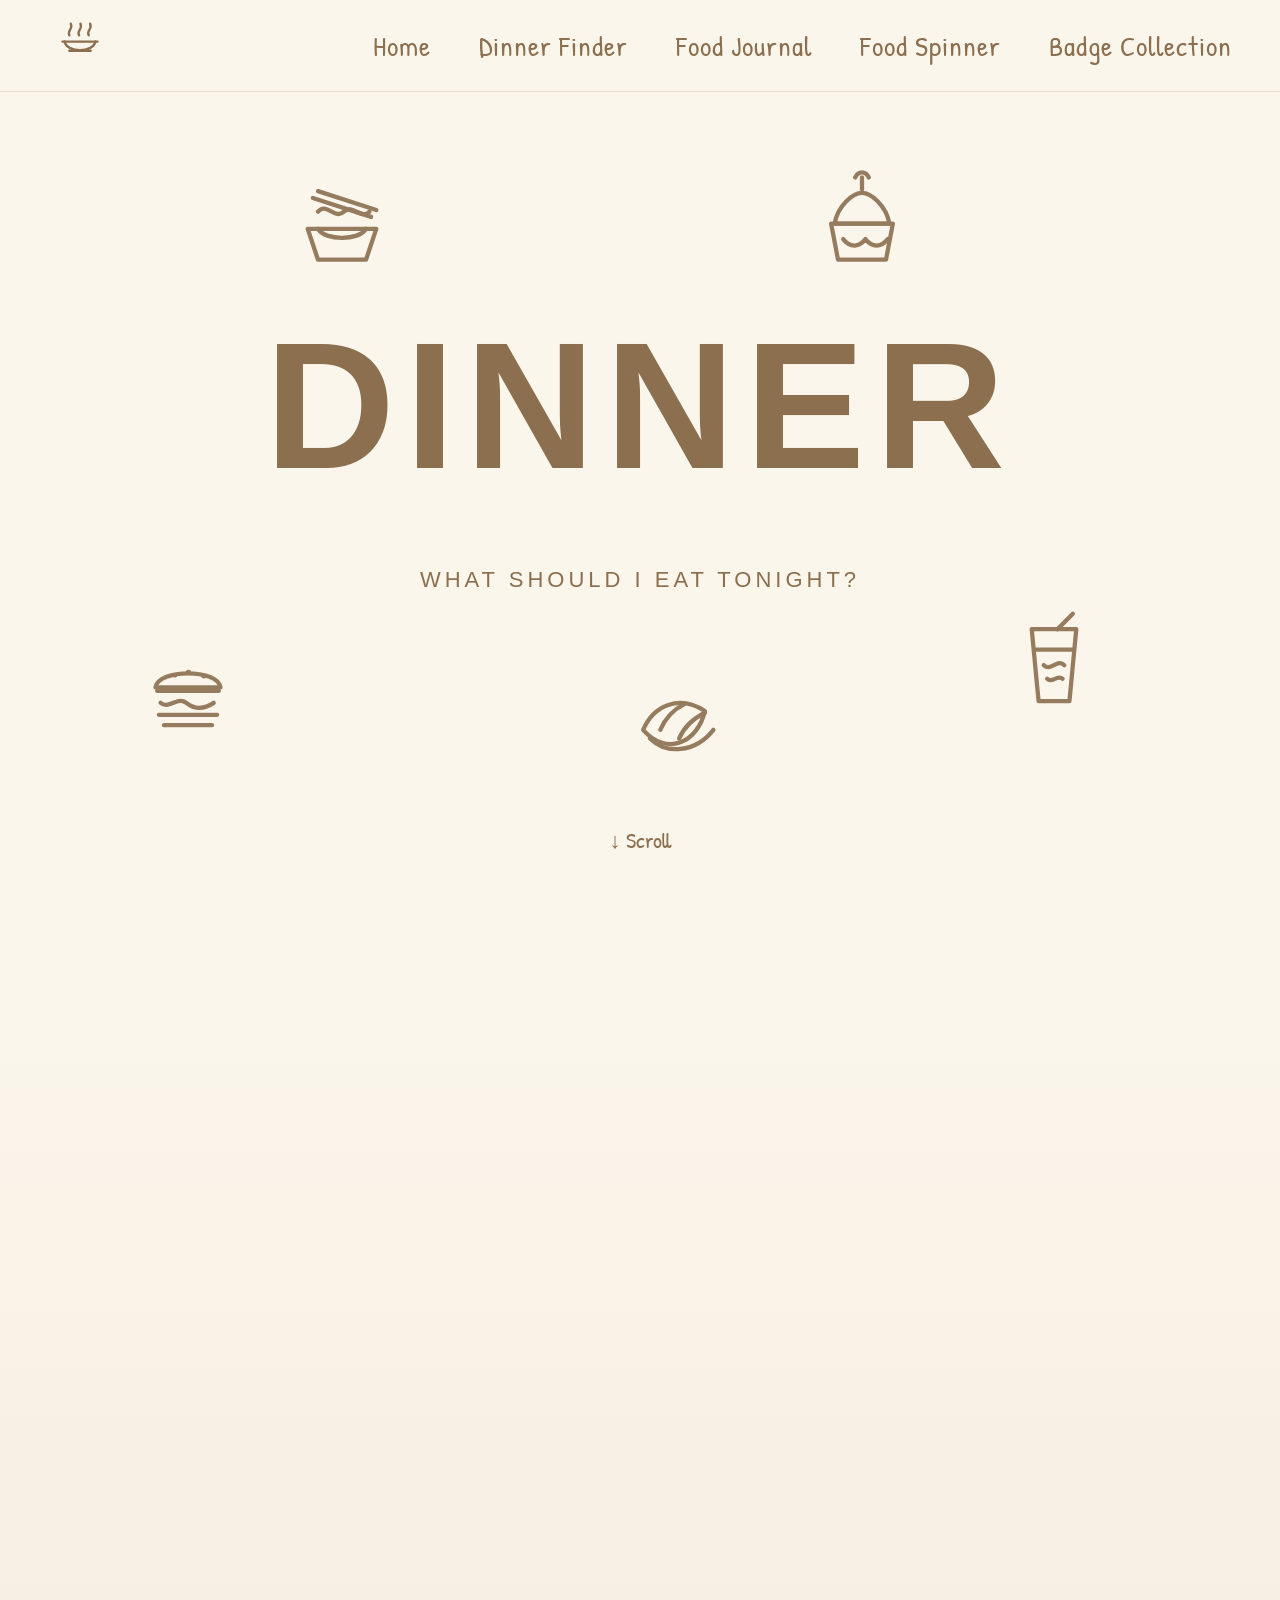
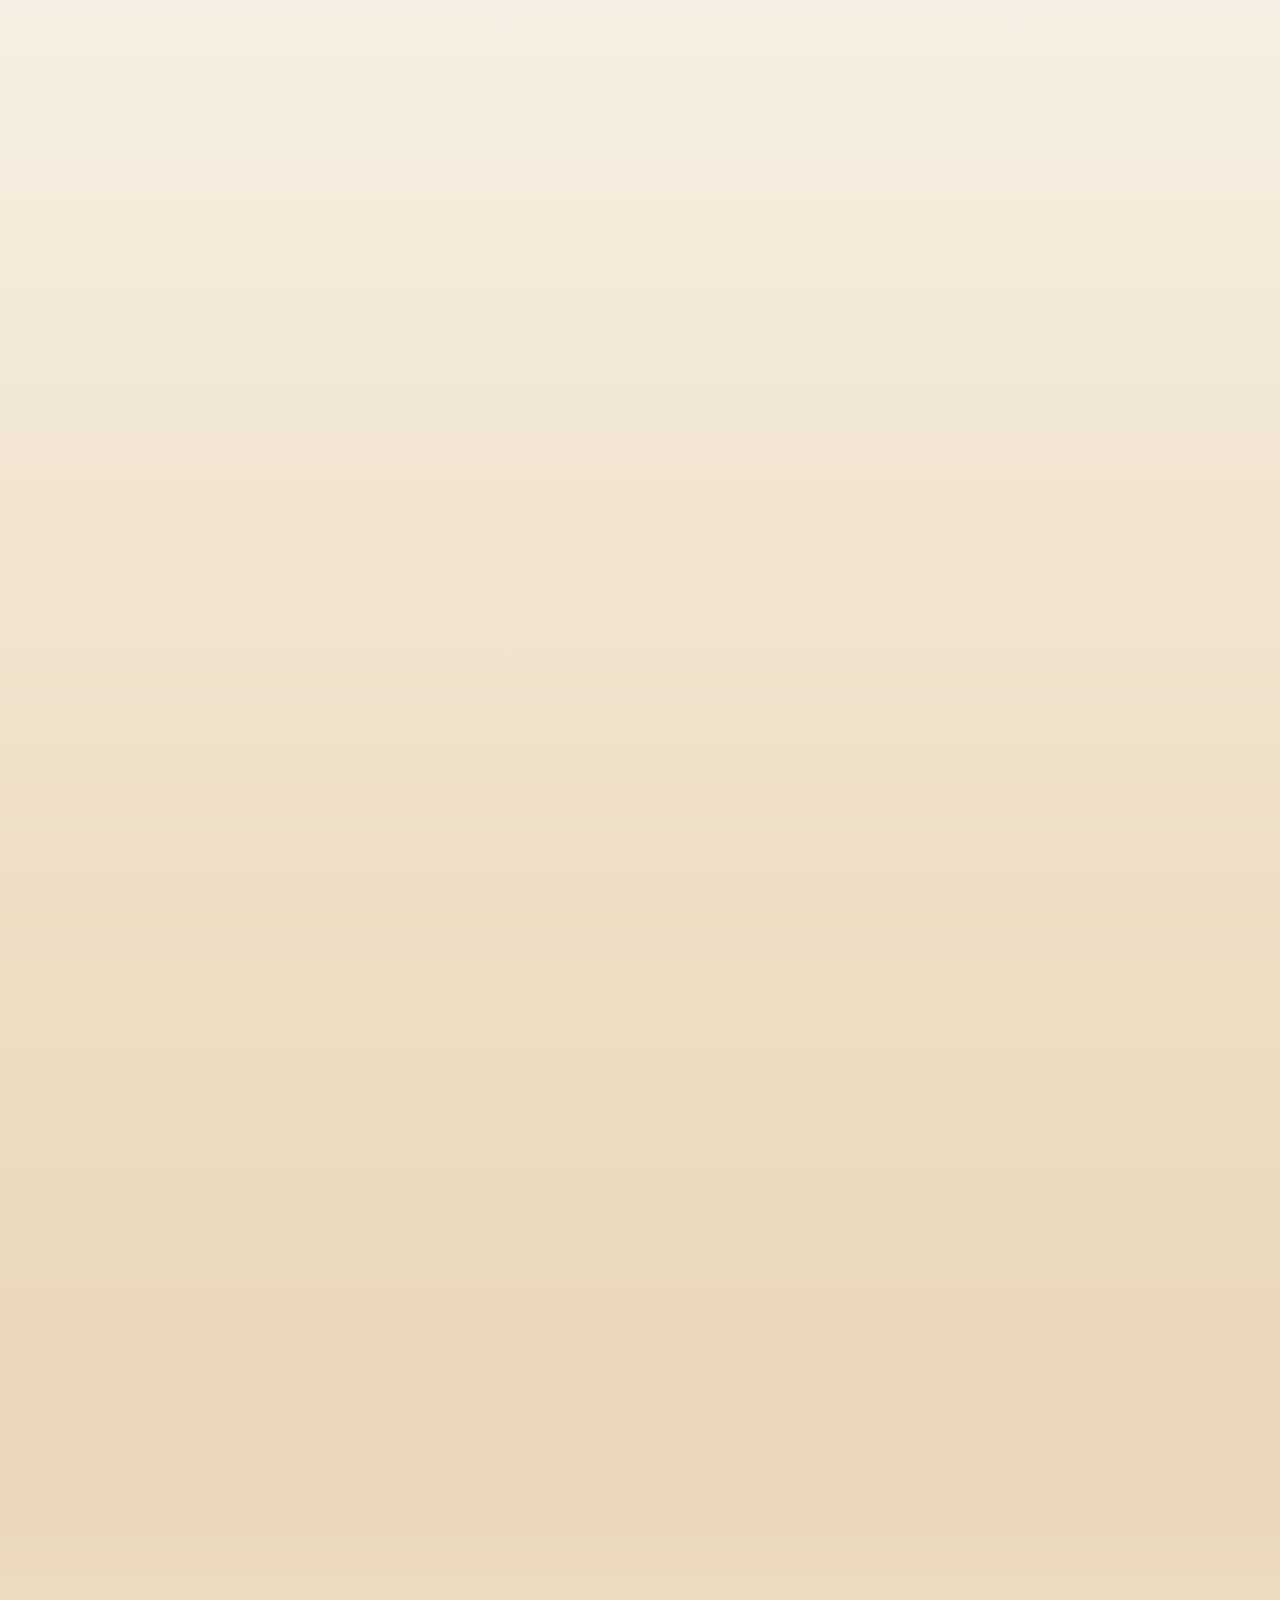
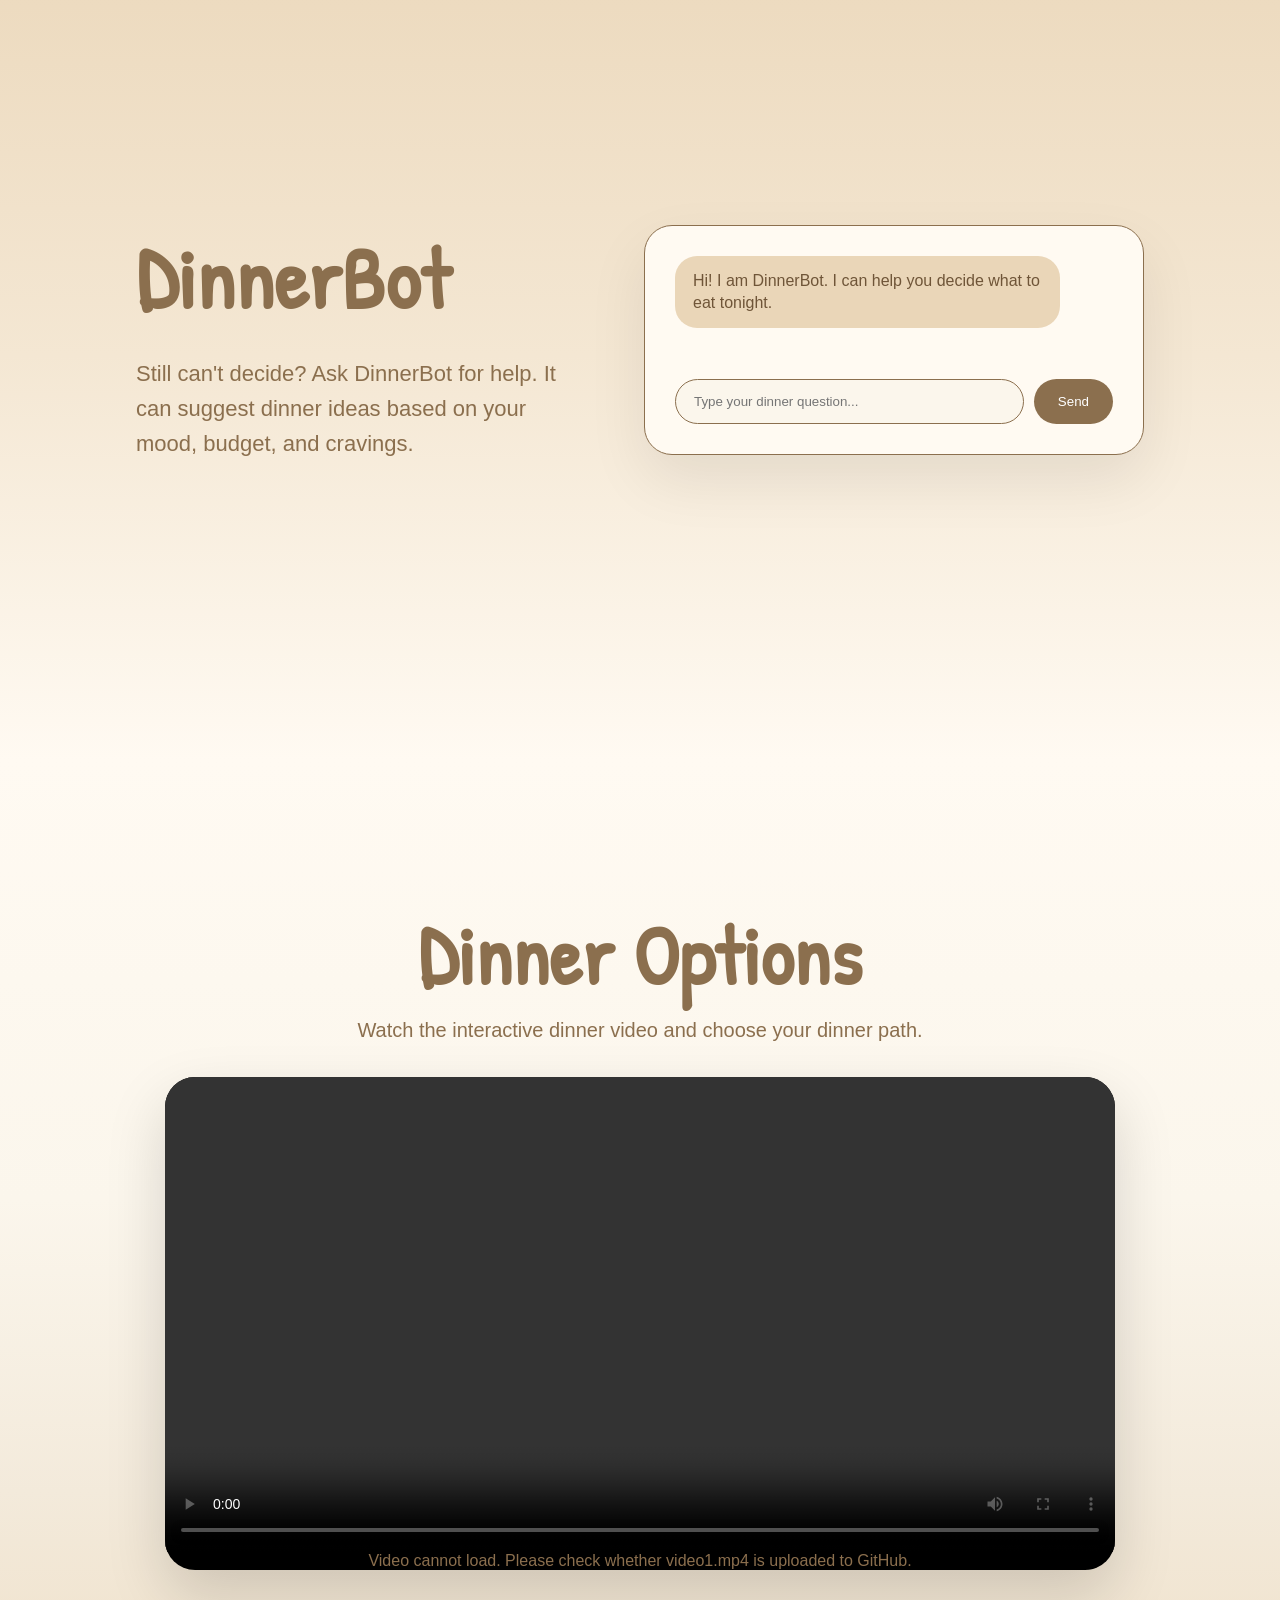
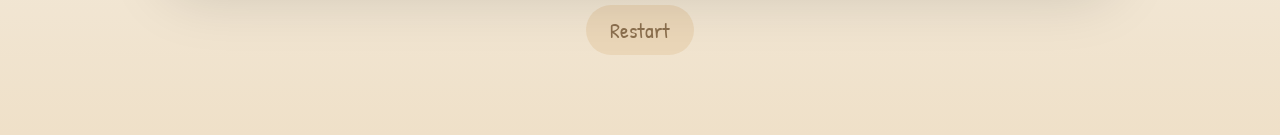
<file: index.html>
<!DOCTYPE html>
<html lang="en">
<head>
  <meta charset="UTF-8">
  <meta name="viewport" content="width=device-width, initial-scale=1.0">
  <title>What Should I Eat Tonight?</title>

  <link rel="preconnect" href="https://fonts.googleapis.com">
  <link rel="preconnect" href="https://fonts.gstatic.com" crossorigin>
  <link href="https://fonts.googleapis.com/css2?family=Patrick+Hand&display=swap" rel="stylesheet">

  <link rel="stylesheet" href="style.css">
</head>

<body>

  <header class="top-nav">

    <div class="nav-logo">
      <a href="index.html">
        <svg width="58" height="58" viewBox="0 0 120 120" xmlns="http://www.w3.org/2000/svg">
          <g fill="none" stroke="#8b6f4e" stroke-width="5" stroke-linecap="round" stroke-linejoin="round">
            <path d="M28 55c6 24 58 24 64 0" />
            <path d="M24 55h72" />
            <path d="M38 74h44" />
            <path d="M38 42c-5-10 8-13 3-24" />
            <path d="M58 42c-5-10 8-13 3-24" />
            <path d="M78 42c-5-10 8-13 3-24" />
          </g>
        </svg>
      </a>
    </div>

    <nav class="nav-links">
      <a href="#home">Home</a>
      <a href="#dinnerbot">Dinner Finder</a>
      <a href="journal.html">Food Journal</a>
      <a href="spinner.html">Food Spinner</a>
      <a href="badges.html">Badge Collection</a>
    </nav>

  </header>

  <section class="hero-scroll" id="home">

    <div class="hero-sticky">

      <svg class="doodle doodle1" viewBox="0 0 140 140" xmlns="http://www.w3.org/2000/svg">
        <g fill="none" stroke="#8b6f4e" stroke-width="5" stroke-linecap="round" stroke-linejoin="round">
          <path d="M30 78h80l-12 36H42z"/>
          <path d="M42 78c8 14 48 14 56 0"/>
          <path d="M42 58c10-12 20 10 30 0s20 10 30 0"/>
          <path d="M36 42l68 22"/>
          <path d="M42 34l68 22"/>
        </g>
      </svg>

      <svg class="doodle doodle2" viewBox="0 0 140 140" xmlns="http://www.w3.org/2000/svg">
        <g fill="none" stroke="#8b6f4e" stroke-width="5" stroke-linecap="round" stroke-linejoin="round">
          <path d="M38 72c4-22 22-36 32-36s28 14 32 36z"/>
          <path d="M34 72h72l-8 42H42z"/>
          <path d="M48 90c8 10 18 10 26 0c8 10 18 10 26 0"/>
          <path d="M70 32V18"/>
          <path d="M62 18c4-8 12-8 16 0"/>
        </g>
      </svg>

      <svg class="doodle doodle3" viewBox="0 0 140 140" xmlns="http://www.w3.org/2000/svg">
        <g fill="none" stroke="#8b6f4e" stroke-width="5" stroke-linecap="round" stroke-linejoin="round">
          <path d="M32 60c4-22 72-22 76 0z"/>
          <path d="M34 64h72"/>
          <path d="M38 78c10 8 20-8 30 0s20 8 32 0"/>
          <path d="M36 92h68"/>
          <path d="M42 104h56"/>
          <path d="M54 46h1"/>
          <path d="M70 42h1"/>
          <path d="M88 47h1"/>
        </g>
      </svg>

      <svg class="doodle doodle4" viewBox="0 0 140 140" xmlns="http://www.w3.org/2000/svg">
        <g fill="none" stroke="#8b6f4e" stroke-width="5" stroke-linecap="round" stroke-linejoin="round">
          <path d="M44 34h52l-8 84H52z"/>
          <path d="M48 58h44"/>
          <path d="M74 34l18-18"/>
          <path d="M58 76c8 8 16-8 24 0"/>
          <path d="M62 92c6 6 12-6 18 0"/>
        </g>
      </svg>

      <svg class="doodle doodle5" viewBox="0 0 140 140" xmlns="http://www.w3.org/2000/svg">
        <g fill="none" stroke="#8b6f4e" stroke-width="5" stroke-linecap="round" stroke-linejoin="round">
          <path d="M34 78c12-28 42-42 72-22c-8 36-44 54-72 22z"/>
          <path d="M54 78c6-14 16-24 28-30"/>
          <path d="M76 88c6-14 18-24 30-30"/>
          <path d="M42 88c18 18 52 18 74-10"/>
        </g>
      </svg>

      <h1 class="hero-title">DINNER</h1>

      <p class="hero-subtitle">
        WHAT SHOULD I EAT TONIGHT?
      </p>

      <p class="transition-text">
        Should I eat noodles, rice, or what should I eat tonight...
      </p>

      <div class="scroll-text">↓ Scroll</div>

    </div>

  </section>

  <section class="chatbot-section" id="dinnerbot">

    <div class="chatbot-wrapper">

      <div class="chatbot-text">
        <h2>DinnerBot</h2>
        <p>
          Still can't decide? Ask DinnerBot for help.
          It can suggest dinner ideas based on your mood, budget, and cravings.
        </p>
      </div>

      <div class="chat-window">

        <div id="chatMessages">
          <div class="message bot">
            Hi! I am DinnerBot. I can help you decide what to eat tonight.
          </div>
        </div>

        <div class="chat-input">
          <input id="userInput" type="text" placeholder="Type your dinner question...">
          <button id="sendBtn">Send</button>
        </div>

      </div>

    </div>

  </section>

  <section class="dinner-menu-section" id="dinner-options">

    <h2>Dinner Options</h2>

    <p class="section-subtitle">
      Watch the interactive dinner video and choose your dinner path.
    </p>

    <div class="interactive-video-box">

      <video id="dinnerVideo" controls preload="metadata" playsinline>
        <source src="./video1.mp4" type="video/mp4">
        Your browser does not support the video tag.
      </video>

      <div class="video-error" id="videoError">
        Video cannot load. Please check whether video1.mp4 is uploaded to GitHub.
      </div>

      <div class="video-choices" id="videoChoices">

        <h3>What will you choose?</h3>

        <p>Pick one option to continue your dinner journey.</p>

        <div class="choice-buttons">

          <button onclick="changeVideo('./video3.mp4')">
            I want Tteokbokki
          </button>

          <button onclick="changeVideo('./video2.mp4')">
            I want egg fried rice
          </button>

        </div>

      </div>

    </div>

    <button class="restart-button" onclick="restartVideo()">
      Restart
    </button>

  </section>

  <script src="script.js"></script>

</body>
</html>
</file>
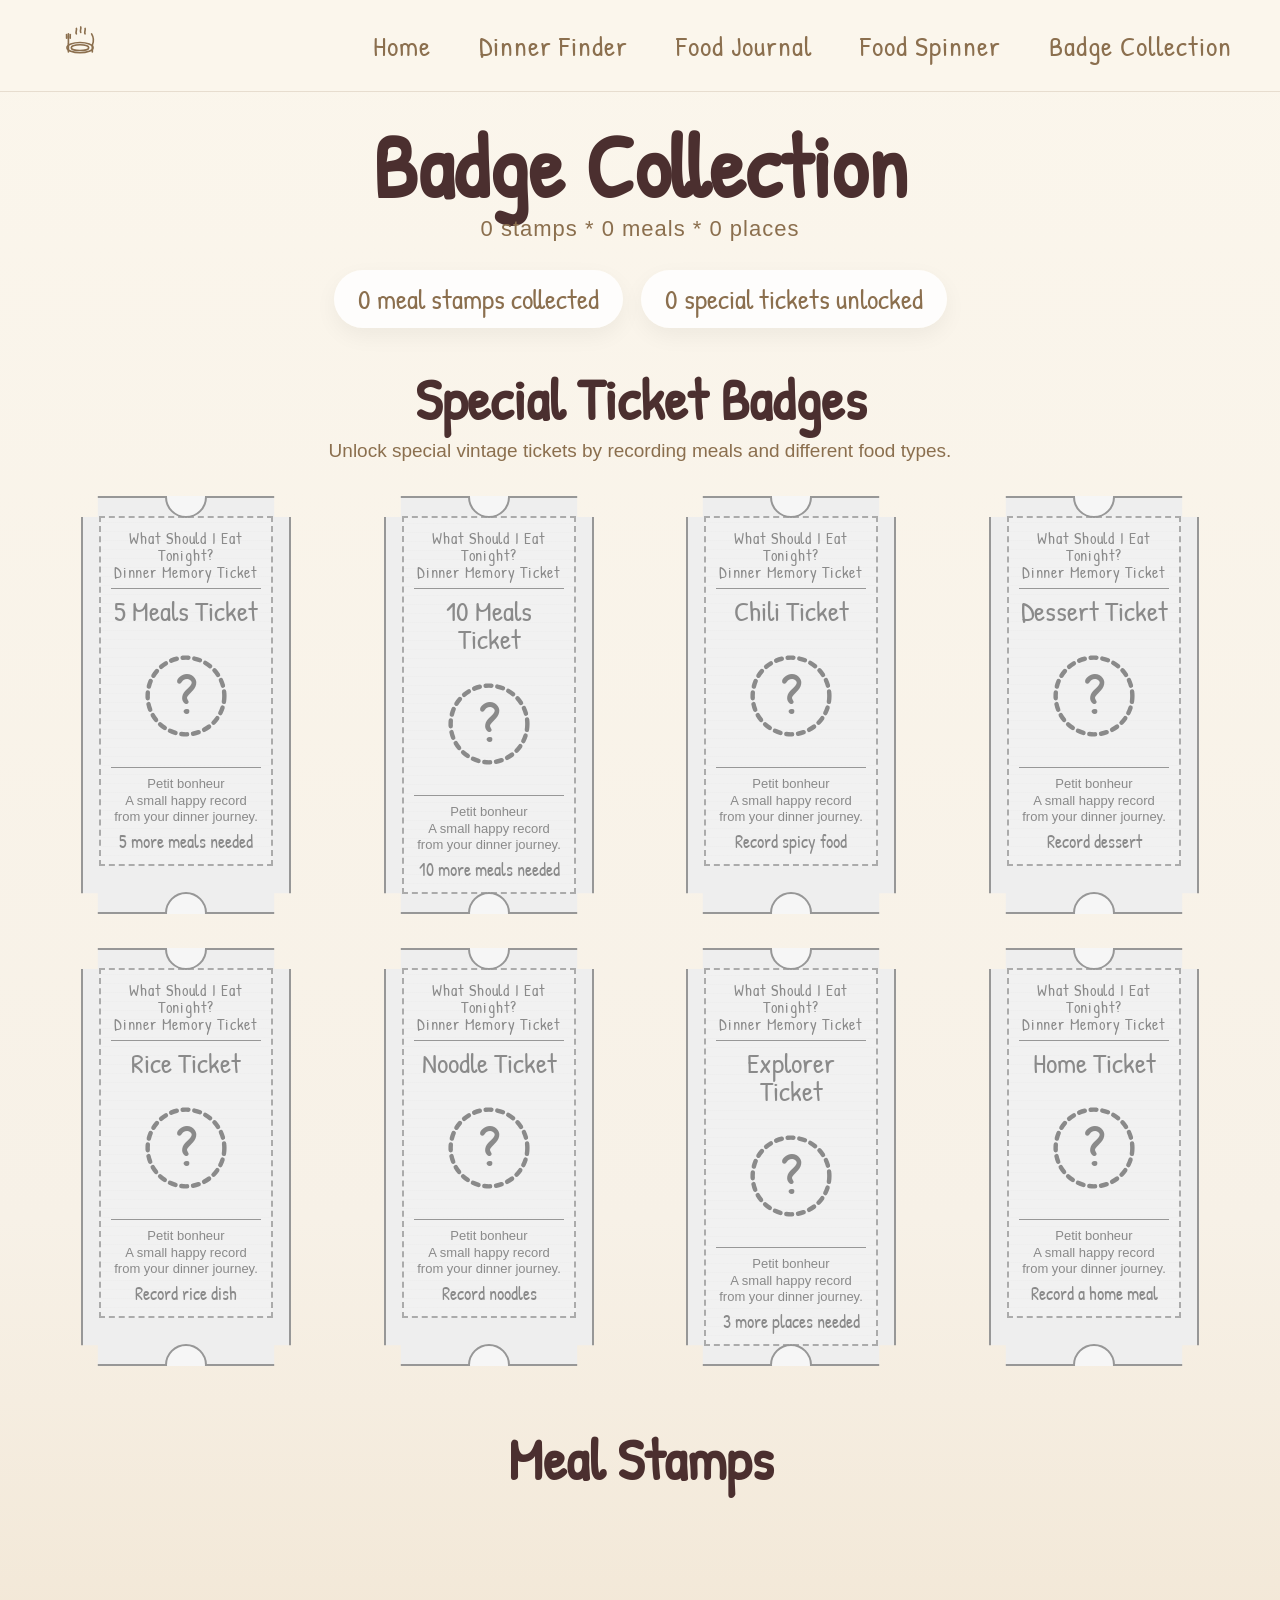
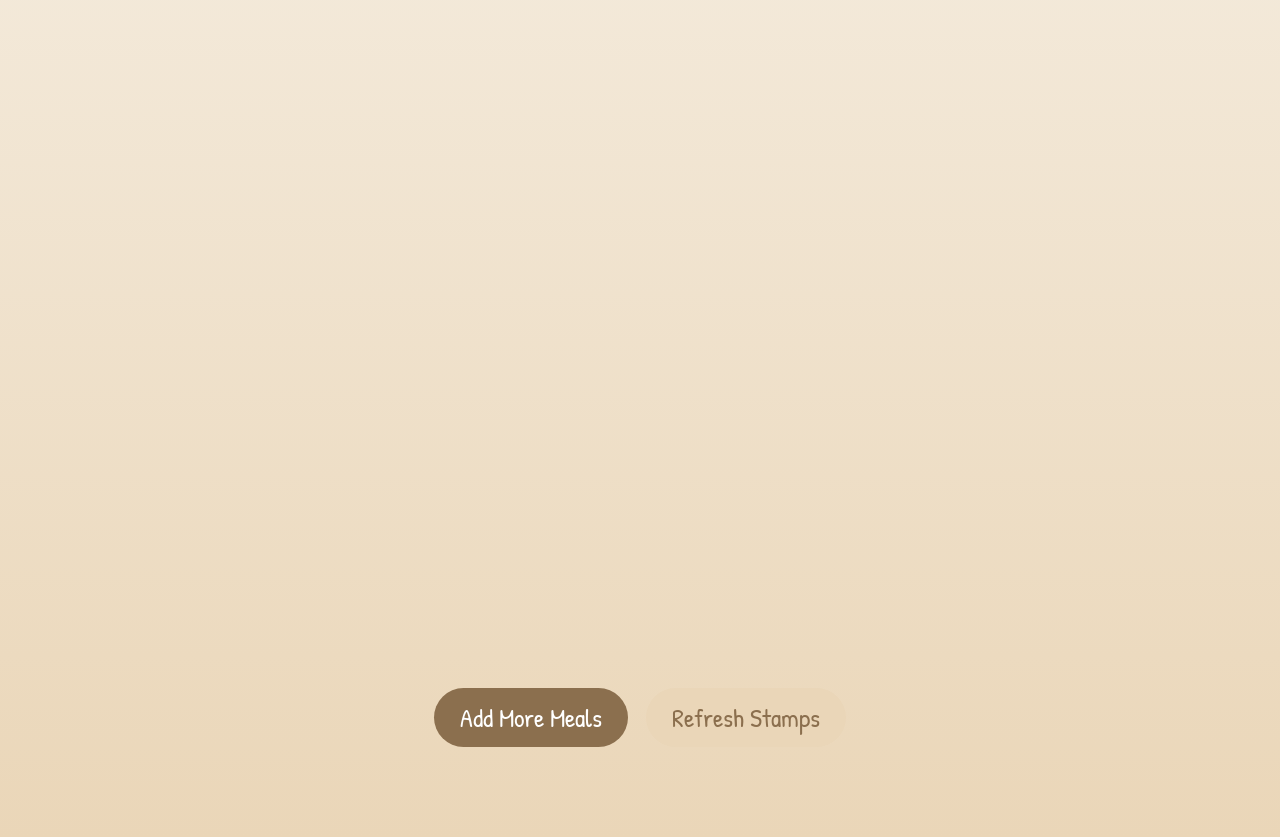
<file: badges.html>
<!DOCTYPE html>
<html lang="en">
<head>
  <meta charset="UTF-8">
  <meta name="viewport" content="width=device-width, initial-scale=1.0">
  <title>Badge Collection</title>

  <link rel="preconnect" href="https://fonts.googleapis.com">
  <link rel="preconnect" href="https://fonts.gstatic.com" crossorigin>
  <link href="https://fonts.googleapis.com/css2?family=Patrick+Hand&display=swap" rel="stylesheet">

  <link rel="stylesheet" href="style.css">

  <style>
    * {
      box-sizing: border-box;
    }

    html,
    body {
      width: 100%;
      max-width: 100%;
      overflow-x: hidden;
    }

    .stamp-page {
      min-height: 100vh;
      padding-top: 120px;
      padding-bottom: 90px;
      background: linear-gradient(
        to bottom,
        #fbf6ec 0%,
        #f7f1e7 50%,
        #ead6b8 100%
      );
      color: #6f5538;
      overflow-x: hidden;
    }

    .stamp-container {
      width: 92%;
      max-width: 1320px;
      margin: 0 auto;
      text-align: center;
    }

    .stamp-header h1 {
      font-family: 'Patrick Hand', cursive;
      font-size: 90px;
      color: #4b2f2f;
      margin-bottom: 6px;
      line-height: 1;
    }

    .stamp-header p {
      font-size: 22px;
      color: #8b6f4e;
      letter-spacing: 1px;
      margin-bottom: 28px;
    }

    .stamp-stats {
      display: flex;
      justify-content: center;
      gap: 18px;
      flex-wrap: wrap;
      margin-bottom: 42px;
      font-family: 'Patrick Hand', cursive;
      font-size: 28px;
      color: #8b6f4e;
    }

    .stamp-stats span {
      background: rgba(255,255,255,0.86);
      border-radius: 999px;
      padding: 10px 24px;
      box-shadow: 0 8px 22px rgba(0,0,0,0.05);
    }

    .special-section {
      margin-bottom: 64px;
    }

    .special-section h2 {
      font-family: 'Patrick Hand', cursive;
      font-size: 58px;
      color: #4b2f2f;
      margin-bottom: 10px;
      line-height: 1;
    }

    .special-section p {
      color: #8b6f4e;
      font-size: 19px;
      margin-bottom: 32px;
      line-height: 1.35;
    }

    .ticket-grid {
      display: grid;
      grid-template-columns: repeat(4, 1fr);
      gap: 34px;
      justify-items: center;
    }

    .ticket-badge {
      width: 210px;
      min-height: 355px;
      position: relative;
      border: 2.5px solid #6f5538;
      color: #5a3d2c;
      padding: 18px 16px;
      cursor: pointer;
      animation: ticketIn 0.45s ease both;
      clip-path: polygon(
        8% 0%, 92% 0%,
        92% 5%, 100% 5%,
        100% 95%, 92% 95%,
        92% 100%, 8% 100%,
        8% 95%, 0% 95%,
        0% 5%, 8% 5%
      );
      transition: 0.25s ease;
    }

    .ticket-badge.unlocked {
      background: #fff8e9;
      border-color: #6f5538;
      box-shadow: 0 14px 34px rgba(75,47,47,0.18);
      opacity: 1;
      filter: none;
    }

    .ticket-badge.unlocked .ticket-icon {
      filter: drop-shadow(0 5px 8px rgba(111,85,56,0.18));
    }

    .ticket-badge.unlocked:hover {
      transform: translateY(-8px) rotate(-2deg);
      box-shadow: 0 20px 48px rgba(75,47,47,0.22);
    }

    .ticket-badge.locked {
      background: #eeeeeb;
      border-color: #9d968d;
      color: #8f8982;
      cursor: not-allowed;
      opacity: 1;
      filter: grayscale(1);
      box-shadow: 0 8px 18px rgba(60, 55, 50, 0.08);
    }

    .ticket-badge.locked:hover {
      transform: none;
      box-shadow: 0 8px 18px rgba(60, 55, 50, 0.08);
    }

    .ticket-badge::before,
    .ticket-badge::after {
      content: "";
      position: absolute;
      left: 50%;
      width: 38px;
      height: 38px;
      background: #f7f1e7;
      border-radius: 50%;
      border: 2px solid #6f5538;
      transform: translateX(-50%);
      z-index: 2;
    }

    .ticket-badge::before {
      top: -22px;
    }

    .ticket-badge::after {
      bottom: -22px;
    }

    .ticket-badge.locked::before,
    .ticket-badge.locked::after {
      background: #fbf6ec;
      border-color: #9d968d;
    }

    .ticket-inner {
      border: 2px dashed rgba(111,85,56,0.62);
      min-height: 315px;
      padding: 12px 10px;
      display: flex;
      flex-direction: column;
      align-items: center;
      justify-content: space-between;
      background:
        linear-gradient(rgba(255,255,255,0.28), rgba(255,255,255,0.28)),
        repeating-linear-gradient(
          0deg,
          transparent,
          transparent 8px,
          rgba(111,85,56,0.04) 9px
        );
    }

    .ticket-badge.locked .ticket-inner {
      border-color: rgba(128, 122, 115, 0.58);
      background:
        linear-gradient(rgba(255,255,255,0.18), rgba(255,255,255,0.18)),
        repeating-linear-gradient(
          0deg,
          transparent,
          transparent 8px,
          rgba(90, 84, 78, 0.04) 9px
        );
    }

    .ticket-top {
      font-family: 'Patrick Hand', cursive;
      font-size: 16px;
      letter-spacing: 0.8px;
      line-height: 1.05;
      border-bottom: 1.6px solid #6f5538;
      padding-bottom: 8px;
      width: 100%;
    }

    .ticket-name {
      font-family: 'Patrick Hand', cursive;
      font-size: 28px;
      line-height: 1;
      margin: 8px 0 4px;
      color: #4b2f2f;
    }

    .ticket-icon {
      width: 118px;
      height: 118px;
      margin: 8px 0;
    }

    .locked-icon {
      width: 118px;
      height: 118px;
      margin: 8px 0;
    }

    .locked-icon circle {
      fill: none;
      stroke: #8f8982;
      stroke-width: 6;
      stroke-linecap: round;
      stroke-dasharray: 8 8;
    }

    .locked-icon text {
      font-family: 'Patrick Hand', cursive;
      fill: #8f8982;
      font-size: 82px;
    }

    .ticket-badge.locked .ticket-top,
    .ticket-badge.locked .ticket-name,
    .ticket-badge.locked .ticket-desc,
    .ticket-badge.locked .ticket-status {
      color: #8f8982;
      border-color: #9d968d;
    }

    .ticket-desc {
      border-top: 1.6px solid #6f5538;
      padding-top: 8px;
      font-size: 13px;
      line-height: 1.25;
      color: #5a3d2c;
    }

    .ticket-status {
      margin-top: 8px;
      font-family: 'Patrick Hand', cursive;
      font-size: 18px;
      color: #8b6f4e;
      line-height: 1.05;
    }

    .meal-section-title {
      font-family: 'Patrick Hand', cursive;
      font-size: 58px;
      color: #4b2f2f;
      margin: 26px 0 22px;
      line-height: 1;
    }

    .stamp-grid {
      display: grid;
      grid-template-columns: repeat(3, 1fr);
      gap: 64px 64px;
      justify-items: center;
      margin-top: 28px;
    }

    .stamp-card {
      width: 330px;
      height: 330px;
      position: relative;
      display: flex;
      justify-content: center;
      align-items: center;
      animation: stampIn 0.45s ease both;
    }

    .stamp-shape {
      width: 315px;
      height: 315px;
      position: absolute;
      inset: 0;
      margin: auto;
      filter: drop-shadow(0 10px 16px rgba(0,0,0,0.06));
    }

    .stamp-content {
      position: relative;
      z-index: 2;
      width: 230px;
      height: 230px;
      display: flex;
      flex-direction: column;
      align-items: center;
      justify-content: center;
      transform: rotate(-4deg) translateY(2px);
    }

    .stamp-place {
      font-family: 'Patrick Hand', cursive;
      color: #438bb9;
      font-size: 36px;
      letter-spacing: 2px;
      margin-bottom: 12px;
      text-transform: uppercase;
      line-height: 1;
      max-width: 190px;
      white-space: nowrap;
      overflow: hidden;
      text-overflow: ellipsis;
    }

    .stamp-photo {
      width: 128px;
      height: 128px;
      border-radius: 36px;
      background: #ead6b8;
      border: 9px solid white;
      box-shadow: 0 9px 22px rgba(0,0,0,0.15);
      overflow: hidden;
      display: flex;
      justify-content: center;
      align-items: center;
      font-size: 54px;
    }

    .stamp-photo img {
      width: 100%;
      height: 100%;
      object-fit: cover;
    }

    .stamp-food {
      font-family: 'Patrick Hand', cursive;
      color: #4b2f2f;
      font-size: 24px;
      margin-top: 8px;
      max-width: 190px;
      white-space: nowrap;
      overflow: hidden;
      text-overflow: ellipsis;
    }

    .stamp-date {
      font-family: 'Patrick Hand', cursive;
      color: #438bb9;
      font-size: 25px;
      letter-spacing: 1.5px;
      margin-top: 4px;
      line-height: 1.1;
      text-align: center;
      white-space: nowrap;
    }

    .empty-stamp {
      opacity: 0.28;
      filter: grayscale(0.7);
    }

    .empty-stamp .stamp-photo {
      background: #e6e0d8;
      color: #9a9088;
    }

    .stamp-actions {
      margin-top: 48px;
      display: flex;
      justify-content: center;
      gap: 18px;
      flex-wrap: wrap;
    }

    .stamp-actions a,
    .stamp-actions button {
      border: none;
      border-radius: 999px;
      padding: 12px 26px;
      background: #8b6f4e;
      color: white;
      text-decoration: none;
      font-family: 'Patrick Hand', cursive;
      font-size: 26px;
      cursor: pointer;
    }

    .stamp-actions button {
      background: #ead6b8;
      color: #8b6f4e;
    }

    .ticket-overlay {
      position: fixed;
      inset: 0;
      background: rgba(45, 32, 24, 0.35);
      display: none;
      justify-content: center;
      align-items: center;
      z-index: 999;
      padding: 30px;
    }

    .ticket-detail-card {
      width: 92%;
      max-width: 560px;
      background: #fff8e9;
      border-radius: 38px;
      padding: 34px;
      box-shadow: 0 25px 80px rgba(0,0,0,0.25);
      border: 2px solid #6f5538;
      text-align: center;
      animation: detailIn 0.3s ease both;
    }

    .ticket-detail-card h2 {
      font-family: 'Patrick Hand', cursive;
      font-size: 52px;
      color: #4b2f2f;
      margin-bottom: 12px;
      line-height: 1;
    }

    .ticket-detail-card p {
      color: #6f5538;
      font-size: 18px;
      line-height: 1.5;
      margin-bottom: 18px;
    }

    .detail-icon-box {
      width: 180px;
      height: 180px;
      margin: 0 auto 18px;
    }

    .close-ticket-detail {
      border: none;
      border-radius: 999px;
      padding: 10px 24px;
      background: #8b6f4e;
      color: white;
      font-family: 'Patrick Hand', cursive;
      font-size: 26px;
      cursor: pointer;
    }

    @keyframes ticketIn {
      0% {
        transform: translateY(24px) scale(0.85) rotate(-4deg);
        opacity: 0;
      }

      100% {
        transform: translateY(0) scale(1) rotate(0);
        opacity: 1;
      }
    }

    @keyframes stampIn {
      0% {
        transform: scale(0.75) rotate(-8deg);
        opacity: 0;
      }

      70% {
        transform: scale(1.08) rotate(4deg);
        opacity: 1;
      }

      100% {
        transform: scale(1) rotate(0deg);
        opacity: 1;
      }
    }

    @keyframes detailIn {
      from {
        transform: translateY(30px) scale(0.92);
        opacity: 0;
      }

      to {
        transform: translateY(0) scale(1);
        opacity: 1;
      }
    }

    @media (max-width: 1180px) {
      .ticket-grid {
        grid-template-columns: repeat(3, 1fr);
      }

      .stamp-grid {
        grid-template-columns: repeat(2, 1fr);
      }
    }

    @media (max-width: 820px) {
      .ticket-grid {
        grid-template-columns: repeat(2, 1fr);
      }
    }

    @media (max-width: 620px) {
      .stamp-page {
        padding-top: 105px;
        padding-bottom: 70px;
      }

      .stamp-container {
        width: calc(100% - 22px);
        max-width: 430px;
      }

      .stamp-header h1 {
        font-size: 50px;
        line-height: 0.95;
        margin-bottom: 10px;
      }

      .stamp-header p {
        font-size: 16px;
        line-height: 1.25;
        margin-bottom: 18px;
      }

      .stamp-stats {
        font-size: 18px;
        gap: 10px;
        margin-bottom: 32px;
      }

      .stamp-stats span {
        padding: 8px 13px;
      }

      .special-section {
        margin-bottom: 42px;
      }

      .special-section h2 {
        font-size: 38px;
        line-height: 1;
        max-width: 330px;
        margin: 0 auto 10px;
      }

      .special-section p {
        font-size: 15px;
        line-height: 1.25;
        max-width: 320px;
        margin: 0 auto 24px;
      }

      .ticket-grid {
        grid-template-columns: repeat(2, minmax(0, 1fr));
        gap: 18px 12px;
        align-items: start;
      }

      .ticket-badge {
        width: 150px;
        min-height: 252px;
        padding: 12px 10px;
        border-width: 2px;
      }

      .ticket-badge.unlocked:hover {
        transform: none;
      }

      .ticket-badge::before,
      .ticket-badge::after {
        width: 26px;
        height: 26px;
        border-width: 1.5px;
      }

      .ticket-badge::before {
        top: -15px;
      }

      .ticket-badge::after {
        bottom: -15px;
      }

      .ticket-inner {
        min-height: 226px;
        padding: 8px 7px;
        border-width: 1.6px;
      }

      .ticket-top {
        font-size: 11px;
        line-height: 1.05;
        padding-bottom: 6px;
        letter-spacing: 0.3px;
      }

      .ticket-name {
        font-size: 19px;
        line-height: 0.95;
        margin: 6px 0 2px;
      }

      .ticket-icon,
      .locked-icon {
        width: 68px;
        height: 68px;
        margin: 4px 0;
      }

      .locked-icon text {
        font-size: 66px;
      }

      .ticket-desc {
        font-size: 9.5px;
        line-height: 1.15;
        padding-top: 6px;
      }

      .ticket-status {
        font-size: 12px;
        margin-top: 5px;
      }

      .meal-section-title {
        font-size: 38px;
        margin: 18px 0 18px;
      }

      .stamp-grid {
        grid-template-columns: repeat(2, minmax(0, 1fr));
        gap: 18px 12px;
        margin-top: 20px;
      }

      .stamp-card {
        width: 160px;
        height: 160px;
      }

      .stamp-shape {
        width: 154px;
        height: 154px;
      }

      .stamp-content {
        width: 112px;
        height: 112px;
      }

      .stamp-place {
        font-size: 17px;
        max-width: 98px;
        letter-spacing: 1px;
        margin-bottom: 5px;
      }

      .stamp-photo {
        width: 58px;
        height: 58px;
        border-radius: 17px;
        border-width: 4px;
        font-size: 28px;
      }

      .stamp-food {
        font-size: 13px;
        max-width: 100px;
        margin-top: 4px;
      }

      .stamp-date {
        font-size: 12px;
        letter-spacing: 0.5px;
        margin-top: 1px;
      }

      .stamp-actions {
        margin-top: 34px;
        gap: 12px;
      }

      .stamp-actions a,
      .stamp-actions button {
        width: 100%;
        max-width: 290px;
        font-size: 22px;
        padding: 11px 20px;
      }

      .ticket-overlay {
        padding: 18px;
      }

      .ticket-detail-card {
        padding: 24px 18px;
        border-radius: 28px;
      }

      .ticket-detail-card h2 {
        font-size: 34px;
      }

      .ticket-detail-card p {
        font-size: 15px;
        line-height: 1.35;
      }

      .detail-icon-box {
        width: 110px;
        height: 110px;
      }

      .detail-icon-box .ticket-icon {
        width: 110px;
        height: 110px;
      }

      .close-ticket-detail {
        font-size: 22px;
      }
    }

    @media (max-width: 380px) {
      .ticket-badge {
        width: 138px;
        min-height: 244px;
      }

      .ticket-inner {
        min-height: 218px;
      }

      .ticket-name {
        font-size: 18px;
      }

      .ticket-icon,
      .locked-icon {
        width: 62px;
        height: 62px;
      }

      .stamp-card {
        width: 148px;
        height: 148px;
      }

      .stamp-shape {
        width: 142px;
        height: 142px;
      }
    }
  </style>
</head>

<body>

  <header class="top-nav">
    <div class="nav-logo">
      <a href="index.html">
        <img src="logo.svg" alt="Dinner logo">
      </a>
    </div>

    <nav class="nav-links">
      <a href="index.html">Home</a>
      <a href="index.html#dinnerbot">Dinner Finder</a>
      <a href="journal.html">Food Journal</a>
      <a href="spinner.html">Food Spinner</a>
      <a href="badges.html">Badge Collection</a>
    </nav>
  </header>

  <main class="stamp-page">

    <div class="stamp-container">

      <section class="stamp-header">
        <h1>Badge Collection</h1>
        <p id="stampSummary">0 stamps * 0 meals * 0 places</p>
      </section>

      <section class="stamp-stats">
        <span id="stampCount">0 meal stamps collected</span>
        <span id="specialStatus">0 special tickets unlocked</span>
      </section>

      <section class="special-section">
        <h2>Special Ticket Badges</h2>
        <p>
          Unlock special vintage tickets by recording meals and different food types.
        </p>

        <div class="ticket-grid" id="ticketGrid"></div>
      </section>

      <h2 class="meal-section-title">Meal Stamps</h2>

      <section class="stamp-grid" id="stampGrid"></section>

      <div class="stamp-actions">
        <a href="journal.html">Add More Meals</a>
        <button onclick="refreshStamps()">Refresh Stamps</button>
      </div>

    </div>

  </main>

  <div class="ticket-overlay" id="ticketOverlay">
    <div class="ticket-detail-card">
      <div class="detail-icon-box" id="detailIconBox"></div>
      <h2 id="detailTitle">Ticket Badge</h2>
      <p id="detailText">Badge detail</p>
      <button class="close-ticket-detail" onclick="closeTicketDetail()">Close</button>
    </div>
  </div>

  <script>
    const JOURNAL_KEY = "dinnerJournalEntriesV2";

    const stampGrid = document.getElementById("stampGrid");
    const ticketGrid = document.getElementById("ticketGrid");
    const stampSummary = document.getElementById("stampSummary");
    const stampCount = document.getElementById("stampCount");
    const specialStatus = document.getElementById("specialStatus");

    const ticketOverlay = document.getElementById("ticketOverlay");
    const detailIconBox = document.getElementById("detailIconBox");
    const detailTitle = document.getElementById("detailTitle");
    const detailText = document.getElementById("detailText");

    renderStamps();

    function getEntries() {
      return JSON.parse(localStorage.getItem(JOURNAL_KEY)) || [];
    }

    function getSearchText(entries) {
      return entries.map(entry => {
        return `${entry.foodName || ""} ${entry.place || ""} ${entry.shop || ""} ${entry.note || ""}`;
      }).join(" ").toLowerCase();
    }

    function renderStamps() {
      const entries = getEntries();

      stampGrid.innerHTML = "";
      ticketGrid.innerHTML = "";

      const places = new Set(entries.map(entry => (entry.place || "home").toLowerCase()));
      const text = getSearchText(entries);

      const tickets = [
        {
          name: "5 Meals Ticket",
          icon: "coffee",
          unlocked: entries.length >= 5,
          status: entries.length >= 5 ? "Unlocked" : `${5 - entries.length} more meals needed`,
          detail: "You recorded 5 meals in your Food Journal. This ticket celebrates your first food collection milestone."
        },
        {
          name: "10 Meals Ticket",
          icon: "bread",
          unlocked: entries.length >= 10,
          status: entries.length >= 10 ? "Unlocked" : `${10 - entries.length} more meals needed`,
          detail: "You recorded 10 meals. Your dinner archive is becoming richer and more personal."
        },
        {
          name: "Chili Ticket",
          icon: "chili",
          unlocked: hasAny(text, ["spicy", "chili", "mala", "hotpot", "tteokbokki"]),
          status: hasAny(text, ["spicy", "chili", "mala", "hotpot", "tteokbokki"]) ? "Unlocked" : "Record spicy food",
          detail: "Unlocked by recording spicy food such as tteokbokki, mala, hotpot, or chili dishes."
        },
        {
          name: "Dessert Ticket",
          icon: "cake",
          unlocked: hasAny(text, ["dessert", "cake", "ice cream", "waffle", "sweet", "bubble tea"]),
          status: hasAny(text, ["dessert", "cake", "ice cream", "waffle", "sweet", "bubble tea"]) ? "Unlocked" : "Record dessert",
          detail: "Unlocked by recording dessert or sweet food in your Food Journal."
        },
        {
          name: "Rice Ticket",
          icon: "rice",
          unlocked: hasAny(text, ["rice", "fried rice", "curry rice", "bibimbap", "chicken rice"]),
          status: hasAny(text, ["rice", "fried rice", "curry rice", "bibimbap", "chicken rice"]) ? "Unlocked" : "Record rice dish",
          detail: "Unlocked by recording a rice dish such as fried rice, curry rice, or chicken rice."
        },
        {
          name: "Noodle Ticket",
          icon: "noodle",
          unlocked: hasAny(text, ["noodle", "noodles", "ramen", "udon", "pho", "laksa"]),
          status: hasAny(text, ["noodle", "noodles", "ramen", "udon", "pho", "laksa"]) ? "Unlocked" : "Record noodles",
          detail: "Unlocked by recording noodles such as ramen, udon, pho, or laksa."
        },
        {
          name: "Explorer Ticket",
          icon: "map",
          unlocked: places.size >= 3,
          status: places.size >= 3 ? "Unlocked" : `${3 - places.size} more places needed`,
          detail: "Unlocked by recording meals from 3 different places."
        },
        {
          name: "Home Ticket",
          icon: "tea",
          unlocked: text.includes("home"),
          status: text.includes("home") ? "Unlocked" : "Record a home meal",
          detail: "Unlocked by recording a meal eaten at home."
        }
      ];

      const unlockedCount = tickets.filter(ticket => ticket.unlocked).length;

      stampSummary.textContent = `${entries.length} stamps * ${entries.length} meals * ${places.size} places`;
      stampCount.textContent = `${entries.length} meal stamps collected`;
      specialStatus.textContent = `${unlockedCount} special ticket${unlockedCount === 1 ? "" : "s"} unlocked`;

      tickets.forEach((ticket, index) => {
        ticketGrid.appendChild(createTicket(ticket, index));
      });

      if (entries.length === 0) {
        for (let i = 0; i < 5; i++) {
          stampGrid.appendChild(createEmptyStamp(i));
        }
      } else {
        entries.forEach((entry, index) => {
          stampGrid.appendChild(createStamp(entry, index));
        });
      }
    }

    function hasAny(text, words) {
      return words.some(word => text.includes(word));
    }

    function createTicket(ticket, index) {
      const card = document.createElement("div");
      card.className = ticket.unlocked ? "ticket-badge unlocked" : "ticket-badge locked";
      card.style.animationDelay = `${index * 0.06}s`;

      const iconHTML = ticket.unlocked ? getTicketIcon(ticket.icon) : getLockedIcon();

      card.innerHTML = `
        <div class="ticket-inner">
          <div class="ticket-top">
            What Should I Eat Tonight?<br>
            Dinner Memory Ticket
          </div>

          <div>
            <div class="ticket-name">${ticket.name}</div>
            ${iconHTML}
          </div>

          <div>
            <div class="ticket-desc">
              Petit bonheur<br>
              A small happy record from your dinner journey.
            </div>
            <div class="ticket-status">${ticket.status}</div>
          </div>
        </div>
      `;

      if (ticket.unlocked) {
        card.onclick = function() {
          openTicketDetail(ticket);
        };
      }

      return card;
    }

    function getLockedIcon() {
      return `
        <svg class="locked-icon" viewBox="0 0 160 160" xmlns="http://www.w3.org/2000/svg">
          <circle cx="80" cy="80" r="52"></circle>
          <text x="80" y="108" text-anchor="middle">?</text>
        </svg>
      `;
    }

    function getTicketIcon(type) {
      const icons = {
        coffee: `
          <svg class="ticket-icon" viewBox="0 0 160 160" xmlns="http://www.w3.org/2000/svg">
            <g fill="none" stroke="#6f5538" stroke-width="6" stroke-linecap="round" stroke-linejoin="round">
              <path d="M43 67h60v28c0 20-14 34-30 34s-30-14-30-34z"/>
              <path d="M103 76h10c14 0 14 24 0 24h-10"/>
              <path d="M35 130h78"/>
              <path d="M56 44c-6-10 8-14 2-24"/>
              <path d="M78 44c-6-10 8-14 2-24"/>
              <path d="M100 44c-6-10 8-14 2-24"/>
            </g>
          </svg>
        `,
        bread: `
          <svg class="ticket-icon" viewBox="0 0 160 160" xmlns="http://www.w3.org/2000/svg">
            <g fill="none" stroke="#6f5538" stroke-width="6" stroke-linecap="round" stroke-linejoin="round">
              <path d="M28 98c22-36 64-54 104-34c-18 34-56 52-104 34z"/>
              <path d="M58 90c8-14 18-24 30-30"/>
              <path d="M82 100c8-14 19-24 34-31"/>
            </g>
          </svg>
        `,
        chili: `
          <svg class="ticket-icon" viewBox="0 0 160 160" xmlns="http://www.w3.org/2000/svg">
            <g fill="none" stroke="#6f5538" stroke-width="6" stroke-linecap="round" stroke-linejoin="round">
              <path d="M104 38c-8 8-8 17 0 25"/>
              <path d="M105 62c-28 0-70 30-64 58c5 24 46 3 64-18c18-21 23-40 0-40z"/>
              <path d="M105 38c14-3 22 4 23 17"/>
            </g>
          </svg>
        `,
        cake: `
          <svg class="ticket-icon" viewBox="0 0 160 160" xmlns="http://www.w3.org/2000/svg">
            <g fill="none" stroke="#6f5538" stroke-width="6" stroke-linecap="round" stroke-linejoin="round">
              <path d="M42 76c6-22 24-36 38-36s32 14 38 36z"/>
              <path d="M36 76h88l-10 56H46z"/>
              <path d="M55 98c10 12 20 12 30 0c10 12 20 12 30 0"/>
              <path d="M80 32v-16"/>
              <path d="M72 16c4-8 12-8 16 0"/>
            </g>
          </svg>
        `,
        rice: `
          <svg class="ticket-icon" viewBox="0 0 160 160" xmlns="http://www.w3.org/2000/svg">
            <g fill="none" stroke="#6f5538" stroke-width="6" stroke-linecap="round" stroke-linejoin="round">
              <path d="M36 78h88l-12 48H48z"/>
              <path d="M48 78c6-22 58-22 64 0"/>
              <path d="M60 58c0-8 8-8 8 0"/>
              <path d="M80 54c0-8 8-8 8 0"/>
              <path d="M100 58c0-8 8-8 8 0"/>
            </g>
          </svg>
        `,
        noodle: `
          <svg class="ticket-icon" viewBox="0 0 160 160" xmlns="http://www.w3.org/2000/svg">
            <g fill="none" stroke="#6f5538" stroke-width="6" stroke-linecap="round" stroke-linejoin="round">
              <path d="M36 86h88l-12 42H48z"/>
              <path d="M48 86c10 16 54 16 64 0"/>
              <path d="M50 60c10-12 20 12 30 0s20 12 30 0"/>
              <path d="M42 44l76 24"/>
              <path d="M46 34l76 24"/>
            </g>
          </svg>
        `,
        map: `
          <svg class="ticket-icon" viewBox="0 0 160 160" xmlns="http://www.w3.org/2000/svg">
            <g fill="none" stroke="#6f5538" stroke-width="6" stroke-linecap="round" stroke-linejoin="round">
              <path d="M42 36l32 14l32-14l20 10v78l-32-14l-32 14l-20-10z"/>
              <path d="M74 50v74"/>
              <path d="M106 36v74"/>
              <path d="M86 75c0 14-18 30-18 30S50 89 50 75a18 18 0 0136 0z"/>
              <circle cx="68" cy="75" r="5"/>
            </g>
          </svg>
        `,
        tea: `
          <svg class="ticket-icon" viewBox="0 0 160 160" xmlns="http://www.w3.org/2000/svg">
            <g fill="none" stroke="#6f5538" stroke-width="6" stroke-linecap="round" stroke-linejoin="round">
              <path d="M42 72h58v32c0 16-12 28-29 28s-29-12-29-28z"/>
              <path d="M100 82h13c12 0 12 20 0 20h-13"/>
              <path d="M36 132h78"/>
              <path d="M52 58c14-8 28 8 42 0"/>
              <path d="M82 44c4-12 16-12 20 0"/>
            </g>
          </svg>
        `
      };

      return icons[type];
    }

    function openTicketDetail(ticket) {
      detailIconBox.innerHTML = getTicketIcon(ticket.icon);
      detailTitle.textContent = ticket.name;
      detailText.textContent = ticket.detail;
      ticketOverlay.style.display = "flex";
    }

    function closeTicketDetail() {
      ticketOverlay.style.display = "none";
    }

    function createStamp(entry, index) {
      const card = document.createElement("div");
      card.className = "stamp-card";
      card.style.animationDelay = `${index * 0.06}s`;

      const dateText = formatShortDate(entry.date);
      const placeText = (entry.place || "home").toUpperCase();
      const foodName = entry.foodName || "Meal";

      card.innerHTML = `
        <svg class="stamp-shape" viewBox="0 0 260 260" xmlns="http://www.w3.org/2000/svg">
          <path
            d="M130 14
            C146 30 168 16 181 38
            C205 36 217 58 210 78
            C232 92 228 119 208 132
            C227 150 218 176 194 181
            C190 206 164 211 148 194
            C132 217 103 214 94 190
            C70 198 50 179 57 155
            C32 145 30 118 50 104
            C36 82 51 58 75 61
            C83 36 111 34 130 14Z"
            fill="rgba(255,255,255,0.35)"
            stroke="#438bb9"
            stroke-width="6"
            stroke-linecap="round"
            stroke-linejoin="round"
          />
          <path
            d="M130 32
            C143 45 161 34 171 51
            C190 50 199 67 194 83
            C211 94 208 116 192 126
            C207 140 200 161 181 165
            C178 185 157 189 144 176
            C131 194 108 192 101 173
            C82 180 66 165 72 146
            C52 138 50 116 66 105
            C55 87 67 69 86 71
            C93 51 115 48 130 32Z"
            fill="none"
            stroke="#438bb9"
            stroke-width="3"
            stroke-linecap="round"
            stroke-linejoin="round"
            opacity="0.7"
          />
        </svg>

        <div class="stamp-content">
          <div class="stamp-place">${placeText}</div>

          <div class="stamp-photo">
            ${
              entry.photo
              ? `<img src="${entry.photo}" alt="${foodName}">`
              : "🍽️"
            }
          </div>

          <div class="stamp-food">${foodName}</div>
          <div class="stamp-date">${dateText}</div>
        </div>
      `;

      return card;
    }

    function createEmptyStamp(index) {
      const card = document.createElement("div");
      card.className = "stamp-card empty-stamp";
      card.style.animationDelay = `${index * 0.06}s`;

      card.innerHTML = `
        <svg class="stamp-shape" viewBox="0 0 260 260" xmlns="http://www.w3.org/2000/svg">
          <path
            d="M130 14
            C146 30 168 16 181 38
            C205 36 217 58 210 78
            C232 92 228 119 208 132
            C227 150 218 176 194 181
            C190 206 164 211 148 194
            C132 217 103 214 94 190
            C70 198 50 179 57 155
            C32 145 30 118 50 104
            C36 82 51 58 75 61
            C83 36 111 34 130 14Z"
            fill="rgba(255,255,255,0.35)"
            stroke="#438bb9"
            stroke-width="6"
            stroke-linecap="round"
            stroke-linejoin="round"
          />
        </svg>

        <div class="stamp-content">
          <div class="stamp-place">LOCKED</div>
          <div class="stamp-photo">＋</div>
          <div class="stamp-food">Empty</div>
          <div class="stamp-date">Add meal</div>
        </div>
      `;

      return card;
    }

    function formatShortDate(dateString) {
      if (!dateString) {
        return "";
      }

      const parts = dateString.split("-");
      const year = parts[0];
      const month = parts[1];
      const day = parts[2];

      return `${month}.${day}.${year}`;
    }

    function refreshStamps() {
      renderStamps();
    }
  </script>

</body>
</html>
</file>
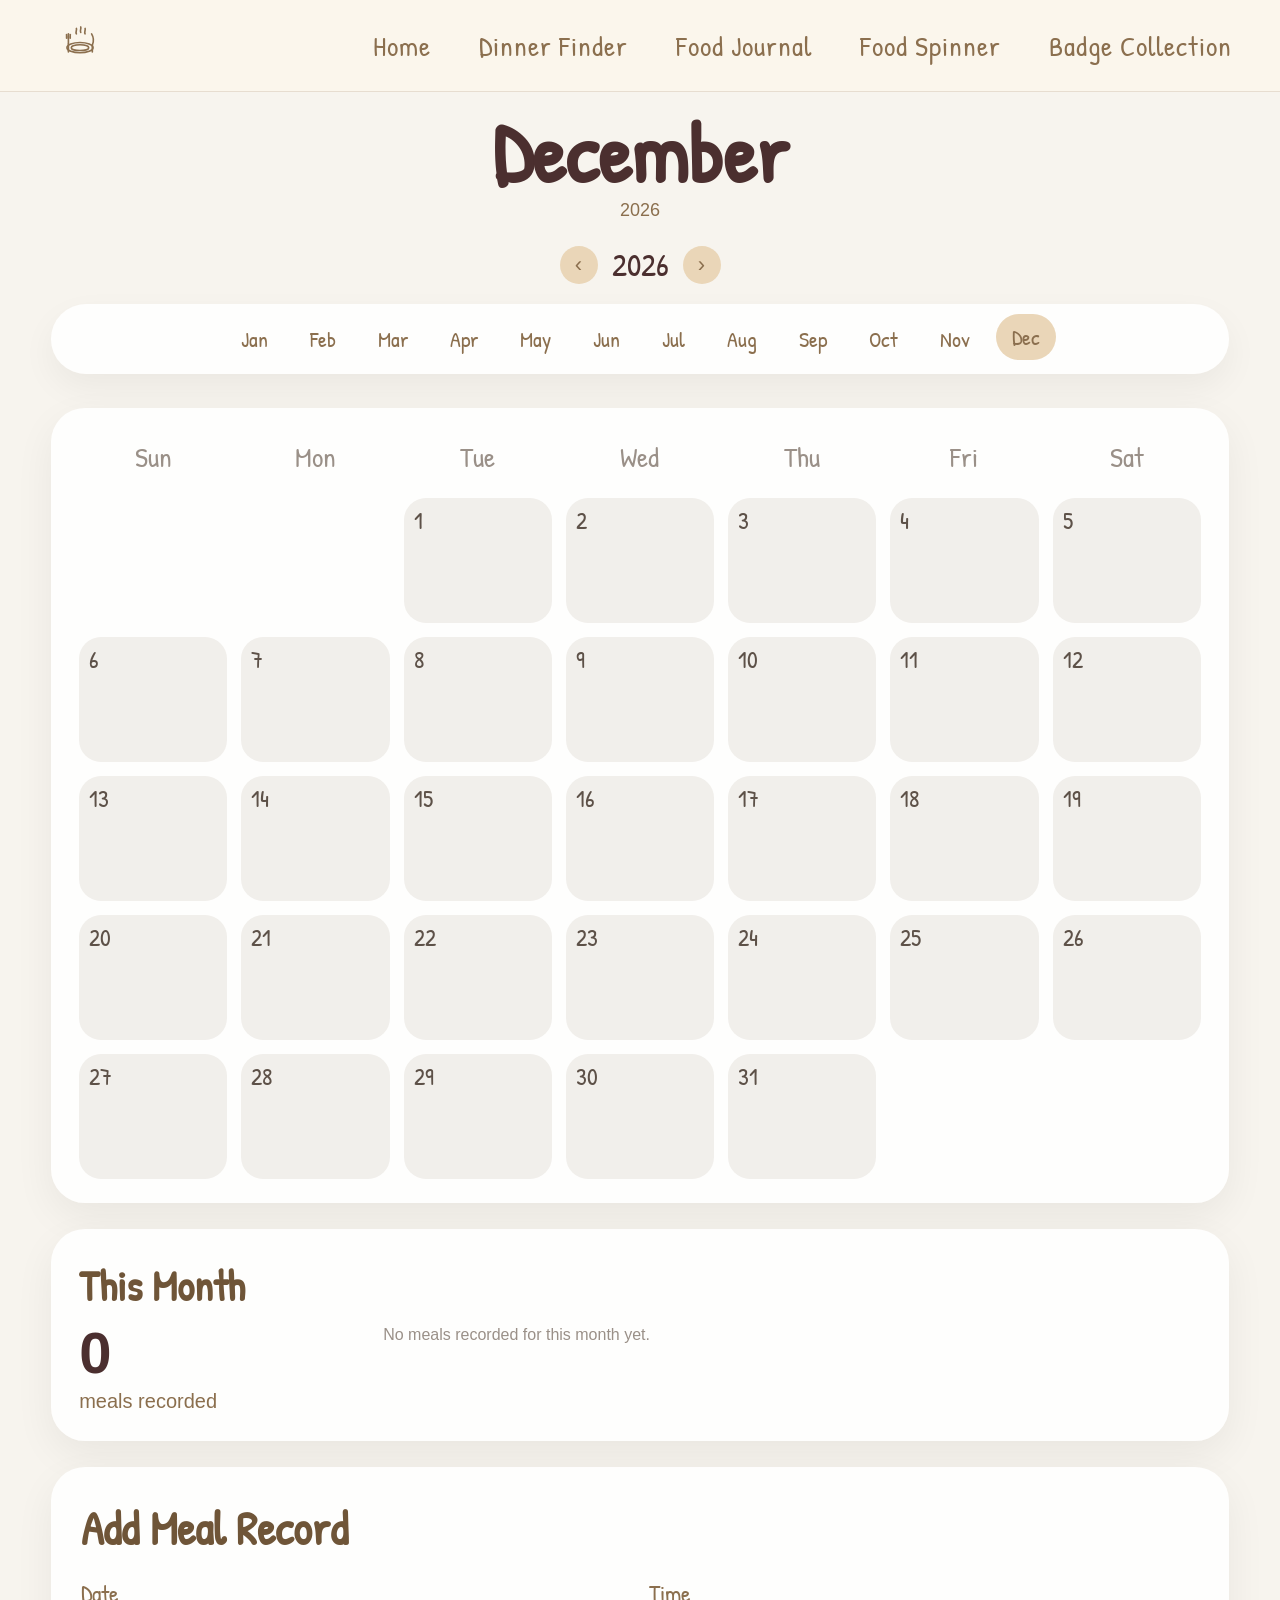
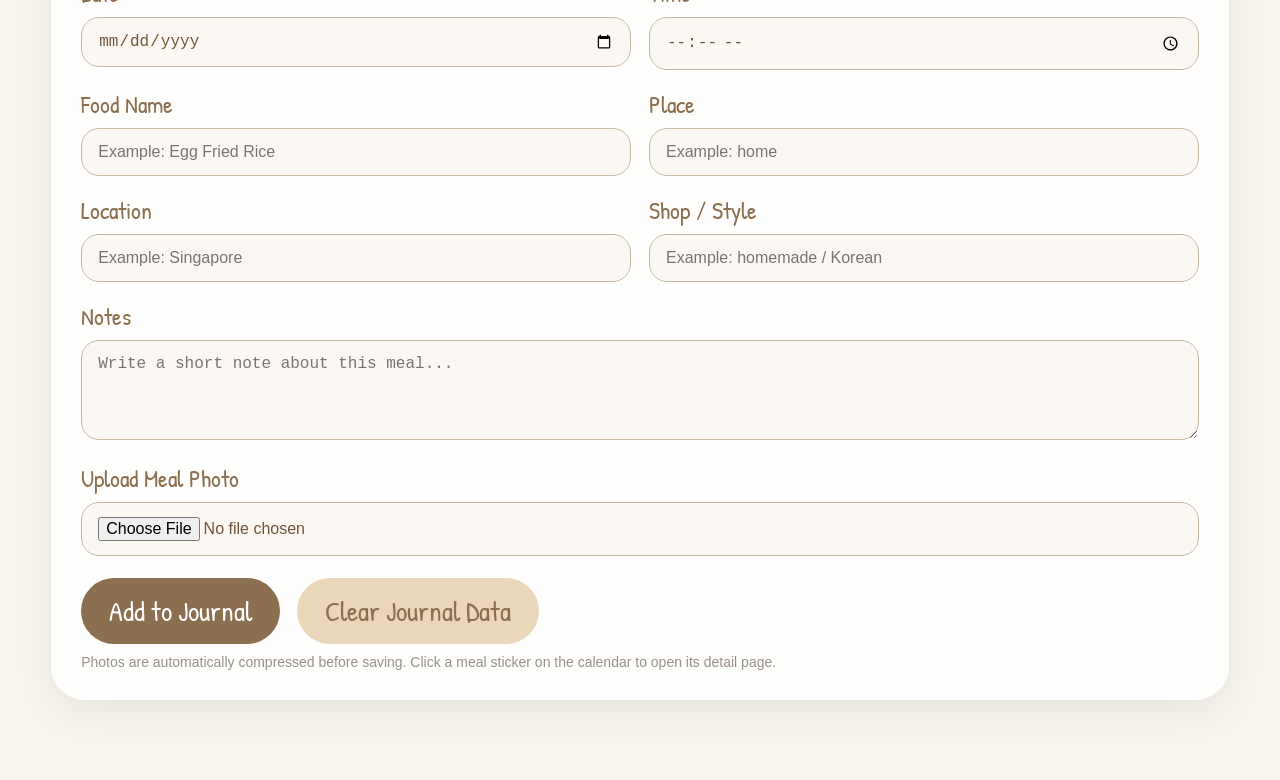
<file: journal.html>
<!DOCTYPE html>
<html lang="en">
<head>
  <meta charset="UTF-8">
  <meta name="viewport" content="width=device-width, initial-scale=1.0">
  <title>Food Journal</title>

  <link rel="preconnect" href="https://fonts.googleapis.com">
  <link rel="preconnect" href="https://fonts.gstatic.com" crossorigin>
  <link href="https://fonts.googleapis.com/css2?family=Patrick+Hand&display=swap" rel="stylesheet">

  <link rel="stylesheet" href="style.css">

  <style>
    .journal-month-page {
      min-height: 100vh;
      padding-top: 110px;
      padding-bottom: 80px;
      background: #f7f4ee;
      color: #6f5538;
    }

    .journal-app {
      width: 92%;
      max-width: 1180px;
      margin: 0 auto;
    }

    .journal-top {
      text-align: center;
      margin-bottom: 24px;
    }

    .journal-top h1 {
      font-family: 'Patrick Hand', cursive;
      font-size: 84px;
      color: #4b2f2f;
      line-height: 1;
      margin-bottom: 6px;
    }

    .journal-top p {
      font-size: 18px;
      color: #8b6f4e;
    }

    .year-control {
      display: flex;
      justify-content: center;
      align-items: center;
      gap: 14px;
      margin: 22px 0 14px;
    }

    .year-control button {
      border: none;
      background: #ead6b8;
      color: #8b6f4e;
      width: 38px;
      height: 38px;
      border-radius: 50%;
      font-size: 22px;
      cursor: pointer;
    }

    .year-control span {
      font-family: 'Patrick Hand', cursive;
      font-size: 32px;
      color: #4b2f2f;
    }

    .month-bar {
      margin: 18px auto 34px;
      background: rgba(255,255,255,0.9);
      border-radius: 999px;
      padding: 12px;
      display: flex;
      gap: 10px;
      justify-content: center;
      align-items: center;
      flex-wrap: wrap;
      box-shadow: 0 14px 34px rgba(0,0,0,0.05);
    }

    .month-btn {
      border: none;
      background: transparent;
      color: #8b6f4e;
      font-family: 'Patrick Hand', cursive;
      font-size: 22px;
      padding: 8px 16px;
      border-radius: 999px;
      cursor: pointer;
      transition: 0.2s;
    }

    .month-btn:hover,
    .month-btn.active {
      background: #ead6b8;
      transform: translateY(-2px);
    }

    .calendar-card {
      background: rgba(255,255,255,0.9);
      border-radius: 34px;
      padding: 30px 28px 24px;
      box-shadow: 0 14px 40px rgba(0,0,0,0.06);
      margin-bottom: 26px;
    }

    .calendar-grid {
      display: grid;
      grid-template-columns: repeat(7, 1fr);
      gap: 14px;
    }

    .weekday {
      text-align: center;
      font-family: 'Patrick Hand', cursive;
      font-size: 28px;
      color: #9a9088;
      padding-bottom: 8px;
    }

    .day-cell {
      min-height: 125px;
      background: #f1efeb;
      border-radius: 22px;
      padding: 10px;
      position: relative;
      overflow: visible;
      display: flex;
      flex-direction: column;
      gap: 6px;
      transition: 0.2s;
    }

    .day-cell:hover {
      transform: translateY(-3px);
      background: #ece7df;
    }

    .day-number {
      font-size: 24px;
      color: #5d5148;
      font-family: 'Patrick Hand', cursive;
      line-height: 1;
    }

    .day-entries {
      display: flex;
      flex-wrap: wrap;
      gap: 6px;
      align-content: flex-start;
    }

    .entry-thumb {
      width: 50px;
      height: 50px;
      border-radius: 18px;
      overflow: visible;
      background: transparent;
      cursor: pointer;
      flex-shrink: 0;
      animation: stickerPop 0.45s ease both;
    }

    .entry-thumb img {
      width: 100%;
      height: 100%;
      object-fit: cover;
      border-radius: 15px;
      border: 5px solid white;
      box-shadow: 0 6px 14px rgba(0,0,0,0.14);
      background: white;
    }

    .entry-thumb-text {
      width: 50px;
      height: 50px;
      border-radius: 16px;
      background: #ead6b8;
      color: #8b6f4e;
      display: flex;
      justify-content: center;
      align-items: center;
      font-size: 11px;
      text-align: center;
      padding: 4px;
      line-height: 1.1;
      font-weight: bold;
      cursor: pointer;
      border: 4px solid white;
      box-shadow: 0 6px 14px rgba(0,0,0,0.12);
      animation: stickerPop 0.45s ease both;
    }

    .empty-cell {
      background: transparent;
      box-shadow: none;
    }

    .journal-summary {
      background: rgba(255,255,255,0.9);
      border-radius: 34px;
      padding: 28px;
      box-shadow: 0 14px 40px rgba(0,0,0,0.06);
      display: grid;
      grid-template-columns: 280px 1fr;
      gap: 24px;
      align-items: center;
      margin-bottom: 26px;
    }

    .summary-left h2 {
      font-family: 'Patrick Hand', cursive;
      font-size: 42px;
      color: #6f5538;
      margin-bottom: 10px;
    }

    .summary-number {
      font-size: 58px;
      font-weight: bold;
      color: #4b2f2f;
      line-height: 1;
    }

    .summary-label {
      font-size: 20px;
      color: #8b6f4e;
      margin-top: 8px;
    }

    .summary-strip {
      display: flex;
      gap: 12px;
      flex-wrap: wrap;
      align-items: center;
    }

    .summary-strip .entry-thumb {
      width: 86px;
      height: 86px;
    }

    .summary-strip .entry-thumb img {
      border-radius: 22px;
    }

    .journal-form-card {
      background: rgba(255,255,255,0.9);
      border-radius: 34px;
      padding: 30px;
      box-shadow: 0 14px 40px rgba(0,0,0,0.06);
    }

    .journal-form-card h2 {
      font-family: 'Patrick Hand', cursive;
      font-size: 46px;
      color: #6f5538;
      margin-bottom: 18px;
    }

    .journal-form-grid {
      display: grid;
      grid-template-columns: 1fr 1fr;
      gap: 18px;
    }

    .journal-form-full {
      grid-column: 1 / -1;
    }

    .journal-form-card label {
      display: block;
      margin-bottom: 8px;
      font-family: 'Patrick Hand', cursive;
      font-size: 24px;
      color: #8b6f4e;
    }

    .journal-form-card input,
    .journal-form-card textarea {
      width: 100%;
      padding: 14px 16px;
      border-radius: 18px;
      border: 1.5px solid #c8b9a4;
      background: #fbf8f3;
      color: #6f5538;
      font-size: 16px;
    }

    .journal-form-card textarea {
      min-height: 100px;
      resize: vertical;
    }

    .journal-form-card button {
      margin-top: 22px;
      padding: 14px 28px;
      border: none;
      border-radius: 999px;
      background: #8b6f4e;
      color: white;
      font-family: 'Patrick Hand', cursive;
      font-size: 28px;
      cursor: pointer;
      transition: 0.2s ease;
      margin-right: 12px;
    }

    .journal-form-card button:hover {
      opacity: 0.88;
      transform: translateY(-2px);
    }

    .clear-btn {
      background: #ead6b8 !important;
      color: #8b6f4e !important;
    }

    .small-note {
      margin-top: 10px;
      font-size: 14px;
      color: #9a9088;
    }

    .detail-overlay {
      position: fixed;
      inset: 0;
      background: rgba(60, 45, 35, 0.28);
      display: none;
      justify-content: center;
      align-items: center;
      z-index: 999;
      padding: 30px;
    }

    .detail-card {
      width: 92%;
      max-width: 620px;
      max-height: 92vh;
      overflow-y: auto;
      background: #fbf8f3;
      border-radius: 44px;
      padding: 34px;
      box-shadow: 0 25px 80px rgba(0,0,0,0.2);
      position: relative;
      text-align: center;
      animation: detailIn 0.3s ease both;
    }

    .detail-top {
      display: flex;
      justify-content: space-between;
      align-items: center;
      margin-bottom: 18px;
    }

    .detail-top button {
      width: 54px;
      height: 54px;
      border-radius: 50%;
      border: none;
      background: white;
      color: #8b6f4e;
      font-size: 30px;
      cursor: pointer;
      box-shadow: 0 8px 20px rgba(0,0,0,0.06);
    }

    .detail-top h2 {
      font-family: 'Patrick Hand', cursive;
      font-size: 42px;
      color: #4b2f2f;
    }

    .detail-photo {
      width: 220px;
      height: 220px;
      margin: 10px auto 28px;
      display: flex;
      justify-content: center;
      align-items: center;
    }

    .detail-photo img {
      max-width: 100%;
      max-height: 100%;
      object-fit: cover;
      border-radius: 32px;
      border: 10px solid white;
      box-shadow: 0 12px 30px rgba(0,0,0,0.16);
      animation: stickerPop 0.5s ease both;
    }

    .detail-photo-empty {
      width: 180px;
      height: 180px;
      border-radius: 34px;
      background: #ead6b8;
      color: #8b6f4e;
      display: flex;
      justify-content: center;
      align-items: center;
      font-family: 'Patrick Hand', cursive;
      font-size: 36px;
      border: 10px solid white;
      box-shadow: 0 12px 30px rgba(0,0,0,0.14);
    }

    .detail-list {
      display: flex;
      flex-direction: column;
      gap: 16px;
      margin-top: 10px;
    }

    .detail-row {
      background: white;
      border-radius: 22px;
      padding: 18px 22px;
      display: flex;
      align-items: center;
      gap: 18px;
      text-align: left;
      color: #4b2f2f;
      box-shadow: 0 8px 20px rgba(0,0,0,0.04);
    }

    .detail-icon {
      font-size: 24px;
      width: 30px;
      text-align: center;
      color: #c28a3d;
    }

    .detail-row strong {
      display: block;
      font-family: 'Patrick Hand', cursive;
      font-size: 26px;
      color: #4b2f2f;
    }

    .detail-row span {
      color: #8b6f4e;
      font-size: 16px;
    }

    .delete-btn {
      margin-top: 28px;
      border: none;
      background: transparent;
      color: #9a9088;
      font-family: 'Patrick Hand', cursive;
      font-size: 24px;
      cursor: pointer;
    }

    @keyframes stickerPop {
      0% {
        transform: scale(0.82) rotate(-6deg);
        opacity: 0;
      }

      70% {
        transform: scale(1.08) rotate(3deg);
        opacity: 1;
      }

      100% {
        transform: scale(1) rotate(0);
        opacity: 1;
      }
    }

    @keyframes detailIn {
      from {
        transform: translateY(30px);
        opacity: 0;
      }

      to {
        transform: translateY(0);
        opacity: 1;
      }
    }

    @media (max-width: 900px) {
      .calendar-grid {
        gap: 10px;
      }

      .day-cell {
        min-height: 96px;
        padding: 8px;
      }

      .journal-summary {
        grid-template-columns: 1fr;
      }

      .journal-form-grid {
        grid-template-columns: 1fr;
      }

      .journal-top h1 {
        font-size: 64px;
      }
    }
  </style>
</head>

<body>

  <header class="top-nav">
    <div class="nav-logo">
      <a href="index.html">
        <img src="logo.svg" alt="Dinner logo">
      </a>
    </div>

    <nav class="nav-links">
      <a href="index.html">Home</a>
      <a href="index.html#dinnerbot">Dinner Finder</a>
      <a href="journal.html">Food Journal</a>
      <a href="spinner.html">Food Spinner</a>
      <a href="badges.html">Badge Collection</a>
    </nav>
  </header>

  <main class="journal-month-page">
    <div class="journal-app">

      <section class="journal-top">
        <h1 id="monthTitle">May</h1>
        <p id="yearTitle">2026</p>

        <div class="year-control">
          <button onclick="changeYear(-1)">‹</button>
          <span id="yearDisplay">2026</span>
          <button onclick="changeYear(1)">›</button>
        </div>

        <div class="month-bar" id="monthBar"></div>
      </section>

      <section class="calendar-card">
        <div class="calendar-grid" id="calendarGrid"></div>
      </section>

      <section class="journal-summary">
        <div class="summary-left">
          <h2>This Month</h2>
          <div class="summary-number" id="monthlyCount">0</div>
          <div class="summary-label">meals recorded</div>
        </div>

        <div class="summary-strip" id="summaryStrip"></div>
      </section>

      <section class="journal-form-card">
        <h2>Add Meal Record</h2>

        <div class="journal-form-grid">
          <div>
            <label for="entryDate">Date</label>
            <input type="date" id="entryDate">
          </div>

          <div>
            <label for="entryTime">Time</label>
            <input type="time" id="entryTime">
          </div>

          <div>
            <label for="foodName">Food Name</label>
            <input type="text" id="foodName" placeholder="Example: Egg Fried Rice">
          </div>

          <div>
            <label for="foodPlace">Place</label>
            <input type="text" id="foodPlace" placeholder="Example: home">
          </div>

          <div>
            <label for="foodLocation">Location</label>
            <input type="text" id="foodLocation" placeholder="Example: Singapore">
          </div>

          <div>
            <label for="foodShop">Shop / Style</label>
            <input type="text" id="foodShop" placeholder="Example: homemade / Korean">
          </div>

          <div class="journal-form-full">
            <label for="foodNote">Notes</label>
            <textarea id="foodNote" placeholder="Write a short note about this meal..."></textarea>
          </div>

          <div class="journal-form-full">
            <label for="foodPhoto">Upload Meal Photo</label>
            <input type="file" id="foodPhoto" accept="image/*">
          </div>
        </div>

        <button onclick="addMealEntry()">Add to Journal</button>
        <button class="clear-btn" onclick="clearJournalData()">Clear Journal Data</button>

        <p class="small-note">
          Photos are automatically compressed before saving. Click a meal sticker on the calendar to open its detail page.
        </p>
      </section>

    </div>
  </main>

  <div class="detail-overlay" id="detailOverlay">
    <div class="detail-card">

      <div class="detail-top">
        <button onclick="closeDetail()">×</button>
        <h2>Meal Detail</h2>
        <button onclick="closeDetail()">✓</button>
      </div>

      <div class="detail-photo" id="detailPhoto"></div>

      <div class="detail-list">
        <div class="detail-row">
          <div class="detail-icon">📅</div>
          <div>
            <strong id="detailDate">Date</strong>
            <span>Date and time</span>
          </div>
        </div>

        <div class="detail-row">
          <div class="detail-icon">🏠</div>
          <div>
            <strong id="detailPlace">Place</strong>
            <span>Where I ate</span>
          </div>
        </div>

        <div class="detail-row">
          <div class="detail-icon">📍</div>
          <div>
            <strong id="detailLocation">Location</strong>
            <span>City / country</span>
          </div>
        </div>

        <div class="detail-row">
          <div class="detail-icon">🍽</div>
          <div>
            <strong id="detailFood">Food</strong>
            <span id="detailShop">Shop or style</span>
          </div>
        </div>

        <div class="detail-row">
          <div class="detail-icon">✎</div>
          <div>
            <strong id="detailNote">Notes</strong>
            <span>Meal memory</span>
          </div>
        </div>
      </div>

      <button class="delete-btn" onclick="deleteCurrentEntry()">Delete Meal</button>

    </div>
  </div>

  <script>
    const monthTitle = document.getElementById("monthTitle");
    const yearTitle = document.getElementById("yearTitle");
    const yearDisplay = document.getElementById("yearDisplay");
    const monthBar = document.getElementById("monthBar");
    const calendarGrid = document.getElementById("calendarGrid");
    const summaryStrip = document.getElementById("summaryStrip");
    const monthlyCount = document.getElementById("monthlyCount");

    const detailOverlay = document.getElementById("detailOverlay");
    const detailPhoto = document.getElementById("detailPhoto");
    const detailDate = document.getElementById("detailDate");
    const detailPlace = document.getElementById("detailPlace");
    const detailLocation = document.getElementById("detailLocation");
    const detailFood = document.getElementById("detailFood");
    const detailShop = document.getElementById("detailShop");
    const detailNote = document.getElementById("detailNote");

    const STORAGE_KEY = "dinnerJournalEntriesV2";

    let entries = JSON.parse(localStorage.getItem(STORAGE_KEY)) || [];
    let currentDetailId = null;

    const monthNames = [
      "January", "February", "March", "April", "May", "June",
      "July", "August", "September", "October", "November", "December"
    ];

    const monthShort = [
      "Jan", "Feb", "Mar", "Apr", "May", "Jun",
      "Jul", "Aug", "Sep", "Oct", "Nov", "Dec"
    ];

    const today = new Date();
    let selectedYear = today.getFullYear();
    let selectedMonth = today.getMonth();

    createMonthBar();
    renderCalendar();

    function createMonthBar() {
      monthBar.innerHTML = "";

      monthShort.forEach((month, index) => {
        const btn = document.createElement("button");
        btn.className = "month-btn";
        btn.textContent = month;

        btn.onclick = function() {
          selectedMonth = index;
          renderCalendar();
        };

        monthBar.appendChild(btn);
      });
    }

    function changeYear(amount) {
      selectedYear += amount;
      renderCalendar();
    }

    function saveEntries() {
      try {
        localStorage.setItem(STORAGE_KEY, JSON.stringify(entries));
      } catch (error) {
        alert("Storage is full. Please click Clear Journal Data or upload smaller photos.");
      }
    }

    function renderCalendar() {
      monthTitle.textContent = monthNames[selectedMonth];
      yearTitle.textContent = selectedYear;
      yearDisplay.textContent = selectedYear;

      document.querySelectorAll(".month-btn").forEach((btn, index) => {
        if (index === selectedMonth) {
          btn.classList.add("active");
        } else {
          btn.classList.remove("active");
        }
      });

      calendarGrid.innerHTML = "";

      const weekdays = ["Sun", "Mon", "Tue", "Wed", "Thu", "Fri", "Sat"];

      weekdays.forEach(day => {
        const wd = document.createElement("div");
        wd.className = "weekday";
        wd.textContent = day;
        calendarGrid.appendChild(wd);
      });

      const firstDay = new Date(selectedYear, selectedMonth, 1).getDay();
      const daysInMonth = new Date(selectedYear, selectedMonth + 1, 0).getDate();

      for (let i = 0; i < firstDay; i++) {
        const empty = document.createElement("div");
        empty.className = "day-cell empty-cell";
        calendarGrid.appendChild(empty);
      }

      const selectedString = `${selectedYear}-${String(selectedMonth + 1).padStart(2, "0")}`;
      const monthEntries = entries.filter(entry => entry.date.startsWith(selectedString));
      monthlyCount.textContent = monthEntries.length;

      for (let day = 1; day <= daysInMonth; day++) {
        const cell = document.createElement("div");
        cell.className = "day-cell";

        const num = document.createElement("div");
        num.className = "day-number";
        num.textContent = day;
        cell.appendChild(num);

        const entryBox = document.createElement("div");
        entryBox.className = "day-entries";

        const dayString = String(day).padStart(2, "0");
        const fullDate = `${selectedString}-${dayString}`;
        const dayEntries = entries.filter(entry => entry.date === fullDate);

        dayEntries.forEach(entry => {
          const sticker = createSticker(entry);
          entryBox.appendChild(sticker);
        });

        cell.appendChild(entryBox);
        calendarGrid.appendChild(cell);
      }

      renderSummary(monthEntries);
    }

    function createSticker(entry) {
      if (entry.photo) {
        const thumb = document.createElement("div");
        thumb.className = "entry-thumb";
        thumb.title = entry.foodName;
        thumb.onclick = function() {
          openDetail(entry.id);
        };

        const img = document.createElement("img");
        img.src = entry.photo;
        img.alt = entry.foodName;

        thumb.appendChild(img);
        return thumb;
      }

      const textThumb = document.createElement("div");
      textThumb.className = "entry-thumb-text";
      textThumb.title = entry.foodName;
      textThumb.textContent = entry.foodName.slice(0, 8);
      textThumb.onclick = function() {
        openDetail(entry.id);
      };

      return textThumb;
    }

    function renderSummary(monthEntries) {
      summaryStrip.innerHTML = "";

      if (monthEntries.length === 0) {
        summaryStrip.innerHTML = "<p style='color:#9a9088;'>No meals recorded for this month yet.</p>";
        return;
      }

      monthEntries.slice(0, 12).forEach(entry => {
        const sticker = createSticker(entry);
        summaryStrip.appendChild(sticker);
      });
    }

    function addMealEntry() {
      const entryDate = document.getElementById("entryDate").value;
      const entryTime = document.getElementById("entryTime").value;
      const foodName = document.getElementById("foodName").value.trim();
      const foodPlace = document.getElementById("foodPlace").value.trim();
      const foodLocation = document.getElementById("foodLocation").value.trim();
      const foodShop = document.getElementById("foodShop").value.trim();
      const foodNote = document.getElementById("foodNote").value.trim();
      const foodPhoto = document.getElementById("foodPhoto").files[0];

      if (!entryDate || !foodName) {
        alert("Please choose a date and enter a food name.");
        return;
      }

      const newEntry = {
        id: Date.now(),
        date: entryDate,
        time: entryTime || "No time added",
        foodName: foodName,
        place: foodPlace || "home",
        location: foodLocation || "Singapore",
        shop: foodShop || "Dinner style",
        note: foodNote || "Notes optional...",
        photo: ""
      };

      if (foodPhoto) {
        compressImage(foodPhoto, function(compressedImage) {
          newEntry.photo = compressedImage;
          entries.push(newEntry);
          saveEntries();
          clearForm();
          autoSwitchMonth(entryDate);
          renderCalendar();
        });
      } else {
        entries.push(newEntry);
        saveEntries();
        clearForm();
        autoSwitchMonth(entryDate);
        renderCalendar();
      }
    }

    function compressImage(file, callback) {
      const reader = new FileReader();

      reader.onload = function(event) {
        const img = new Image();

        img.onload = function() {
          const canvas = document.createElement("canvas");
          const maxSize = 500;

          let width = img.width;
          let height = img.height;

          if (width > height) {
            if (width > maxSize) {
              height = height * (maxSize / width);
              width = maxSize;
            }
          } else {
            if (height > maxSize) {
              width = width * (maxSize / height);
              height = maxSize;
            }
          }

          canvas.width = width;
          canvas.height = height;

          const ctx = canvas.getContext("2d");
          ctx.drawImage(img, 0, 0, width, height);

          const compressedDataUrl = canvas.toDataURL("image/jpeg", 0.62);

          callback(compressedDataUrl);
        };

        img.src = event.target.result;
      };

      reader.readAsDataURL(file);
    }

    function clearForm() {
      document.getElementById("entryDate").value = "";
      document.getElementById("entryTime").value = "";
      document.getElementById("foodName").value = "";
      document.getElementById("foodPlace").value = "";
      document.getElementById("foodLocation").value = "";
      document.getElementById("foodShop").value = "";
      document.getElementById("foodNote").value = "";
      document.getElementById("foodPhoto").value = "";
    }

    function autoSwitchMonth(dateString) {
      const dateParts = dateString.split("-");
      selectedYear = Number(dateParts[0]);
      selectedMonth = Number(dateParts[1]) - 1;
    }

    function openDetail(entryId) {
      const entry = entries.find(item => item.id === entryId);

      if (!entry) {
        return;
      }

      currentDetailId = entryId;

      detailPhoto.innerHTML = "";

      if (entry.photo) {
        const img = document.createElement("img");
        img.src = entry.photo;
        img.alt = entry.foodName;
        detailPhoto.appendChild(img);
      } else {
        const emptyPhoto = document.createElement("div");
        emptyPhoto.className = "detail-photo-empty";
        emptyPhoto.textContent = "🍽";
        detailPhoto.appendChild(emptyPhoto);
      }

      const readableDate = formatDate(entry.date, entry.time);

      detailDate.textContent = readableDate;
      detailPlace.textContent = entry.place;
      detailLocation.textContent = entry.location;
      detailFood.textContent = entry.foodName;
      detailShop.textContent = entry.shop;
      detailNote.textContent = entry.note;

      detailOverlay.style.display = "flex";
    }

    function closeDetail() {
      detailOverlay.style.display = "none";
    }

    function deleteCurrentEntry() {
      if (!currentDetailId) {
        return;
      }

      entries = entries.filter(entry => entry.id !== currentDetailId);
      saveEntries();
      closeDetail();
      renderCalendar();
    }

    function formatDate(dateString, timeString) {
      const date = new Date(dateString + "T00:00:00");

      const month = monthNames[date.getMonth()];
      const day = date.getDate();
      const year = date.getFullYear();

      return `${month} ${day}, ${year}, ${timeString}`;
    }

    function clearJournalData() {
      const confirmClear = confirm("This will delete all Food Journal records. Are you sure?");

      if (!confirmClear) {
        return;
      }

      entries = [];
      localStorage.removeItem(STORAGE_KEY);
      renderCalendar();
      alert("Journal data cleared.");
    }
  </script>

</body>
</html>
</file>
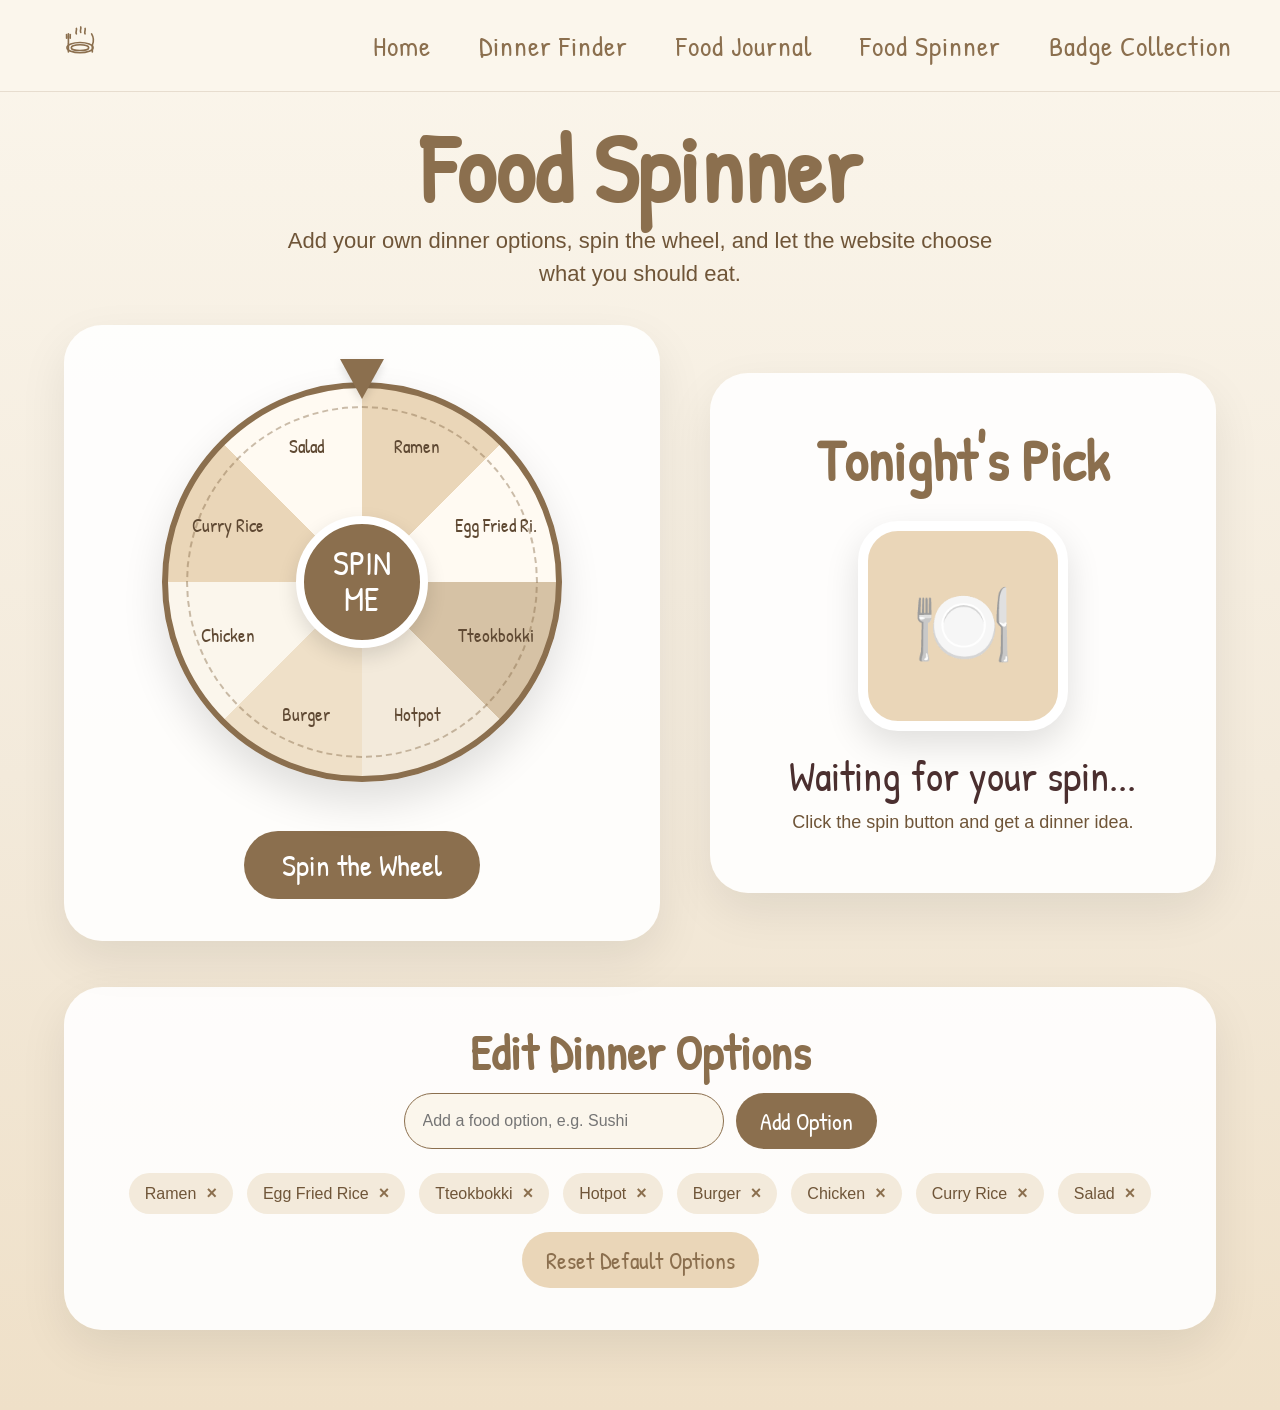
<file: spinner.html>
<!DOCTYPE html>
<html lang="en">
<head>
  <meta charset="UTF-8">
  <meta name="viewport" content="width=device-width, initial-scale=1.0">
  <title>Food Spinner</title>

  <link rel="preconnect" href="https://fonts.googleapis.com">
  <link rel="preconnect" href="https://fonts.gstatic.com" crossorigin>
  <link href="https://fonts.googleapis.com/css2?family=Patrick+Hand&display=swap" rel="stylesheet">

  <link rel="stylesheet" href="style.css">

  <style>
    * {
      box-sizing: border-box;
    }

    html,
    body {
      width: 100%;
      max-width: 100%;
      overflow-x: hidden;
    }

    .spinner-page {
      min-height: 100vh;
      padding-top: 120px;
      padding-bottom: 80px;
      background: linear-gradient(
        to bottom,
        #fbf6ec 0%,
        #f3eadb 55%,
        #efe0c8 100%
      );
      color: #8b6f4e;
      overflow-x: hidden;
    }

    .spinner-hero {
      text-align: center;
      padding: 0 30px;
      margin-bottom: 35px;
    }

    .spinner-hero h1 {
      font-family: 'Patrick Hand', cursive;
      font-size: 96px;
      color: #8b6f4e;
      margin-bottom: 8px;
      line-height: 1;
    }

    .spinner-hero p {
      max-width: 720px;
      margin: 0 auto;
      font-size: 22px;
      line-height: 1.5;
      color: #6f5538;
    }

    .spinner-layout {
      width: 90%;
      max-width: 1180px;
      margin: 0 auto;
      display: grid;
      grid-template-columns: 1fr 0.85fr;
      gap: 50px;
      align-items: center;
    }

    .spinner-card,
    .result-panel,
    .option-editor {
      background: rgba(255,255,255,0.9);
      border-radius: 38px;
      padding: 42px;
      box-shadow: 0 18px 48px rgba(0,0,0,0.08);
      text-align: center;
    }

    .wheel-wrapper {
      position: relative;
      width: 430px;
      height: 430px;
      margin: 0 auto 34px;
      display: flex;
      justify-content: center;
      align-items: center;
    }

    .wheel-pointer {
      position: absolute;
      top: -8px;
      left: 50%;
      transform: translateX(-50%);
      width: 0;
      height: 0;
      border-left: 22px solid transparent;
      border-right: 22px solid transparent;
      border-top: 40px solid #8b6f4e;
      z-index: 10;
      filter: drop-shadow(0 4px 4px rgba(0,0,0,0.12));
    }

    .wheel {
      width: 400px;
      height: 400px;
      border-radius: 50%;
      border: 6px solid #8b6f4e;
      display: flex;
      justify-content: center;
      align-items: center;
      transition: transform 3s cubic-bezier(.15,.85,.25,1);
      box-shadow: 0 20px 42px rgba(0,0,0,0.12);
      position: relative;
      overflow: hidden;
    }

    .wheel::after {
      content: "";
      position: absolute;
      inset: 18px;
      border: 2px dashed rgba(139,111,78,0.45);
      border-radius: 50%;
      pointer-events: none;
      z-index: 2;
    }

    .wheel-label {
      position: absolute;
      left: 50%;
      top: 50%;
      width: 120px;
      min-height: 22px;
      margin-left: -60px;
      margin-top: -11px;
      font-family: 'Patrick Hand', cursive;
      font-size: 19px;
      line-height: 1;
      color: #5f4933;
      text-align: center;
      z-index: 4;
      pointer-events: none;
      white-space: normal;
      word-break: break-word;
    }

    .wheel-center {
      width: 132px;
      height: 132px;
      border-radius: 50%;
      background: #8b6f4e;
      color: white;
      display: flex;
      justify-content: center;
      align-items: center;
      text-align: center;
      font-family: 'Patrick Hand', cursive;
      font-size: 34px;
      line-height: 1.05;
      border: 8px solid white;
      z-index: 5;
      box-shadow: 0 8px 20px rgba(0,0,0,0.12);
    }

    .spin-button {
      border: none;
      border-radius: 999px;
      background: #8b6f4e;
      color: white;
      font-family: 'Patrick Hand', cursive;
      font-size: 30px;
      padding: 14px 38px;
      cursor: pointer;
      transition: 0.25s;
    }

    .spin-button:hover {
      opacity: 0.88;
      transform: translateY(-3px);
    }

    .spin-button:disabled {
      opacity: 0.55;
      cursor: not-allowed;
      transform: none;
    }

    .result-panel {
      min-height: 520px;
      display: flex;
      flex-direction: column;
      justify-content: center;
      align-items: center;
    }

    .result-panel h2 {
      font-family: 'Patrick Hand', cursive;
      font-size: 58px;
      color: #8b6f4e;
      margin-bottom: 18px;
      text-align: center;
      line-height: 1;
    }

    .result-sticker {
      width: 210px;
      height: 210px;
      border-radius: 40px;
      background: #ead6b8;
      border: 10px solid white;
      box-shadow: 0 14px 35px rgba(0,0,0,0.12);
      display: flex;
      justify-content: center;
      align-items: center;
      font-size: 82px;
      margin: 14px 0 24px;
      animation: stickerFloat 3.2s ease-in-out infinite;
    }

    .result-food {
      font-family: 'Patrick Hand', cursive;
      font-size: 42px;
      color: #4b2f2f;
      text-align: center;
      margin-bottom: 12px;
      line-height: 1;
    }

    .result-desc {
      font-size: 18px;
      color: #6f5538;
      line-height: 1.5;
      text-align: center;
      max-width: 390px;
    }

    .option-editor {
      width: 90%;
      max-width: 1180px;
      margin: 46px auto 0;
    }

    .option-editor h2 {
      font-family: 'Patrick Hand', cursive;
      font-size: 48px;
      color: #8b6f4e;
      margin-bottom: 16px;
      line-height: 1;
    }

    .add-option-row {
      display: flex;
      gap: 12px;
      justify-content: center;
      flex-wrap: wrap;
      margin-bottom: 24px;
    }

    .add-option-row input {
      width: 320px;
      padding: 14px 18px;
      border-radius: 999px;
      border: 1.5px solid #8b6f4e;
      background: #fbf6ec;
      color: #6f5538;
      font-size: 16px;
    }

    .add-option-row button,
    .reset-options-btn {
      border: none;
      border-radius: 999px;
      padding: 12px 24px;
      background: #8b6f4e;
      color: white;
      font-family: 'Patrick Hand', cursive;
      font-size: 24px;
      cursor: pointer;
    }

    .reset-options-btn {
      background: #ead6b8;
      color: #8b6f4e;
      margin-top: 18px;
    }

    .option-tags {
      display: flex;
      gap: 14px;
      flex-wrap: wrap;
      justify-content: center;
    }

    .option-tag {
      background: #f3eadb;
      color: #6f5538;
      border-radius: 999px;
      padding: 10px 16px;
      font-size: 16px;
      display: flex;
      align-items: center;
      gap: 10px;
    }

    .option-tag button {
      border: none;
      background: transparent;
      color: #8b6f4e;
      font-size: 18px;
      cursor: pointer;
      font-weight: bold;
    }

    @keyframes stickerFloat {
      0%, 100% {
        transform: translateY(0) rotate(-2deg);
      }

      50% {
        transform: translateY(-12px) rotate(2deg);
      }
    }

    @keyframes resultPop {
      0% {
        transform: scale(0.8) rotate(-6deg);
        opacity: 0;
      }

      70% {
        transform: scale(1.08) rotate(3deg);
        opacity: 1;
      }

      100% {
        transform: scale(1) rotate(0);
        opacity: 1;
      }
    }

    @media (max-width: 980px) {
      .spinner-layout {
        grid-template-columns: 1fr;
      }

      .wheel-wrapper {
        width: 360px;
        height: 360px;
      }

      .wheel {
        width: 340px;
        height: 340px;
      }

      .wheel-label {
        width: 96px;
        margin-left: -48px;
        font-size: 16px;
      }
    }

    @media (max-width: 620px) {
      .spinner-page {
        padding-top: 105px;
        padding-bottom: 70px;
      }

      .spinner-hero {
        padding: 0 22px;
        margin-bottom: 28px;
      }

      .spinner-hero h1 {
        font-size: 64px;
        line-height: 0.95;
        margin-bottom: 14px;
      }

      .spinner-hero p {
        max-width: 330px;
        font-size: 21px;
        line-height: 1.35;
      }

      .spinner-layout {
        width: calc(100% - 24px);
        gap: 28px;
      }

      .spinner-card,
      .result-panel,
      .option-editor {
        padding: 28px 18px;
        border-radius: 34px;
      }

      .wheel-wrapper {
        width: 300px;
        height: 300px;
        margin-bottom: 30px;
      }

      .wheel-pointer {
        top: -4px;
        border-left-width: 18px;
        border-right-width: 18px;
        border-top-width: 34px;
      }

      .wheel {
        width: 280px;
        height: 280px;
        border-width: 5px;
      }

      .wheel::after {
        inset: 17px;
      }

      .wheel-center {
        width: 104px;
        height: 104px;
        font-size: 27px;
        border-width: 7px;
      }

      .wheel-label {
        display: block !important;
        width: 62px;
        min-height: 18px;
        margin-left: -31px;
        margin-top: -9px;
        font-size: 12px !important;
        line-height: 0.95;
        color: #5f4933;
        z-index: 4;
        white-space: normal;
        word-break: break-word;
      }

      .spin-button {
        font-size: 28px;
        padding: 13px 34px;
      }

      .result-panel {
        min-height: auto;
      }

      .result-panel h2 {
        font-size: 44px;
      }

      .result-sticker {
        width: 145px;
        height: 145px;
        border-radius: 30px;
        font-size: 58px;
        border-width: 8px;
      }

      .result-food {
        font-size: 34px;
      }

      .result-desc {
        font-size: 17px;
        max-width: 300px;
      }

      .option-editor {
        width: calc(100% - 24px);
        margin-top: 34px;
      }

      .option-editor h2 {
        font-size: 40px;
      }

      .add-option-row {
        flex-direction: column;
        align-items: center;
      }

      .add-option-row input {
        width: 100%;
        max-width: 310px;
        font-size: 16px;
      }

      .add-option-row button,
      .reset-options-btn {
        width: 100%;
        max-width: 310px;
        font-size: 23px;
      }

      .option-tags {
        gap: 10px;
      }

      .option-tag {
        font-size: 15px;
        padding: 9px 13px;
      }
    }

    @media (max-width: 390px) {
      .spinner-hero h1 {
        font-size: 58px;
      }

      .spinner-hero p {
        font-size: 19px;
      }

      .wheel-wrapper {
        width: 272px;
        height: 272px;
      }

      .wheel {
        width: 254px;
        height: 254px;
      }

      .wheel-center {
        width: 94px;
        height: 94px;
        font-size: 25px;
      }

      .wheel-label {
        width: 56px;
        margin-left: -28px;
        font-size: 11px !important;
      }
    }
  </style>
</head>

<body>

  <header class="top-nav">
    <div class="nav-logo">
      <a href="index.html">
        <img src="logo.svg" alt="Dinner logo">
      </a>
    </div>

    <nav class="nav-links">
      <a href="index.html">Home</a>
      <a href="index.html#dinnerbot">Dinner Finder</a>
      <a href="journal.html">Food Journal</a>
      <a href="spinner.html">Food Spinner</a>
      <a href="badges.html">Badge Collection</a>
    </nav>
  </header>

  <main class="spinner-page">

    <section class="spinner-hero">
      <h1>Food Spinner</h1>
      <p>
        Add your own dinner options, spin the wheel, and let the website choose what you should eat.
      </p>
    </section>

    <section class="spinner-layout">

      <div class="spinner-card">

        <div class="wheel-wrapper">
          <div class="wheel-pointer"></div>

          <div class="wheel" id="foodWheel">
            <div class="wheel-center">
              SPIN<br>ME
            </div>
          </div>
        </div>

        <button class="spin-button" id="spinBtn" onclick="spinFood()">
          Spin the Wheel
        </button>

      </div>

      <div class="result-panel">

        <h2>Tonight's Pick</h2>

        <div class="result-sticker" id="resultSticker">
          🍽️
        </div>

        <div class="result-food" id="resultFood">
          Waiting for your spin...
        </div>

        <div class="result-desc" id="resultDesc">
          Click the spin button and get a dinner idea.
        </div>

      </div>

    </section>

    <section class="option-editor">
      <h2>Edit Dinner Options</h2>

      <div class="add-option-row">
        <input id="newOptionInput" type="text" placeholder="Add a food option, e.g. Sushi">
        <button onclick="addOption()">Add Option</button>
      </div>

      <div class="option-tags" id="optionTags"></div>

      <button class="reset-options-btn" onclick="resetOptions()">
        Reset Default Options
      </button>
    </section>

  </main>

  <script>
    const defaultFoods = [
      {
        name: "Ramen",
        emoji: "🍜",
        desc: "A warm noodle dish. Good when you want something comforting and filling."
      },
      {
        name: "Egg Fried Rice",
        emoji: "🍚",
        desc: "Simple, affordable, and filling. A safe choice when you want comfort food."
      },
      {
        name: "Tteokbokki",
        emoji: "🌶️",
        desc: "Spicy, chewy, and fun to eat. Perfect if you want Korean food tonight."
      },
      {
        name: "Hotpot",
        emoji: "🍲",
        desc: "A good choice for sharing with friends and eating something warm."
      },
      {
        name: "Burger",
        emoji: "🍔",
        desc: "Quick and satisfying. A good choice when you want fast food."
      },
      {
        name: "Chicken",
        emoji: "🍗",
        desc: "Crispy, flavourful, and great for a fun dinner."
      },
      {
        name: "Curry Rice",
        emoji: "🍛",
        desc: "Rich, warm, and filling. A good dinner if you want rice."
      },
      {
        name: "Salad",
        emoji: "🥗",
        desc: "A lighter and healthier option when you do not want something too heavy."
      }
    ];

    const OPTION_KEY = "foodSpinnerOptions";

    let foods = loadOptions();
    let currentRotation = 0;
    let latestFood = null;

    renderWheel();
    renderOptionTags();

    window.addEventListener("resize", function () {
      renderWheel();
    });

    function loadOptions() {
      try {
        const saved = JSON.parse(localStorage.getItem(OPTION_KEY));

        if (Array.isArray(saved) && saved.length > 0) {
          return saved;
        }

        return defaultFoods;
      } catch (error) {
        return defaultFoods;
      }
    }

    function saveOptions() {
      localStorage.setItem(OPTION_KEY, JSON.stringify(foods));
    }

    function getLabelRadius() {
      if (window.innerWidth <= 390) {
        return 82;
      }

      if (window.innerWidth <= 620) {
        return 92;
      }

      if (window.innerWidth <= 980) {
        return 124;
      }

      return 145;
    }

    function renderWheel() {
      const wheel = document.getElementById("foodWheel");

      wheel.innerHTML = `
        <div class="wheel-center">
          SPIN<br>ME
        </div>
      `;

      const count = foods.length;

      if (count === 0) {
        wheel.style.background = "#ead6b8";
        return;
      }

      const segment = 360 / count;

      const palette = [
        "#ead6b8",
        "#fffaf2",
        "#d6c2a5",
        "#f3eadb",
        "#efe0c8",
        "#fbf6ec"
      ];

      let gradient = "conic-gradient(";

      foods.forEach(function (food, index) {
        const start = index * segment;
        const end = (index + 1) * segment;

        let color = palette[index % palette.length];

        if (index === foods.length - 1 && color === palette[0] && foods.length > 1) {
          color = palette[2];
        }

        gradient += `${color} ${start}deg ${end}deg`;

        if (index < foods.length - 1) {
          gradient += ", ";
        }
      });

      gradient += ")";

      wheel.style.background = gradient;

      foods.forEach(function (food, index) {
        const label = document.createElement("div");
        label.className = "wheel-label";

        const angle = index * segment + segment / 2;
        const labelRadius = getLabelRadius();

        label.style.transform = `rotate(${angle}deg) translateY(-${labelRadius}px) rotate(${-angle}deg)`;
        label.textContent = shortenText(food.name);

        wheel.appendChild(label);
      });
    }

    function shortenText(text) {
      let limit = 13;

      if (window.innerWidth <= 390) {
        limit = 6;
      } else if (window.innerWidth <= 620) {
        limit = 8;
      } else if (window.innerWidth <= 980) {
        limit = 10;
      }

      if (text.length <= limit) {
        return text;
      }

      return text.slice(0, limit - 1) + ".";
    }

    function renderOptionTags() {
      const optionTags = document.getElementById("optionTags");
      optionTags.innerHTML = "";

      if (foods.length === 0) {
        optionTags.innerHTML = "<p>Please add at least one food option.</p>";
        return;
      }

      foods.forEach(function (food, index) {
        const tag = document.createElement("div");
        tag.className = "option-tag";

        tag.innerHTML = `
          <span>${food.name}</span>
          <button onclick="removeOption(${index})">×</button>
        `;

        optionTags.appendChild(tag);
      });
    }

    function addOption() {
      const input = document.getElementById("newOptionInput");
      const value = input.value.trim();

      if (value === "") {
        alert("Please enter a food option.");
        return;
      }

      foods.push({
        name: value,
        emoji: "🍽️",
        desc: value + " sounds like a good dinner idea tonight."
      });

      input.value = "";

      saveOptions();
      renderWheel();
      renderOptionTags();
    }

    function removeOption(index) {
      foods.splice(index, 1);

      saveOptions();
      renderWheel();
      renderOptionTags();
    }

    function resetOptions() {
      foods = defaultFoods.map(function (food) {
        return {
          name: food.name,
          emoji: food.emoji,
          desc: food.desc
        };
      });

      saveOptions();
      renderWheel();
      renderOptionTags();

      document.getElementById("resultSticker").textContent = "🍽️";
      document.getElementById("resultFood").textContent = "Waiting for your spin...";
      document.getElementById("resultDesc").textContent = "Click the spin button and get a dinner idea.";
    }

    function spinFood() {
      if (foods.length === 0) {
        alert("Please add at least one food option first.");
        return;
      }

      const wheel = document.getElementById("foodWheel");
      const spinBtn = document.getElementById("spinBtn");
      const resultSticker = document.getElementById("resultSticker");
      const resultFood = document.getElementById("resultFood");
      const resultDesc = document.getElementById("resultDesc");

      spinBtn.disabled = true;
      resultFood.textContent = "Choosing...";
      resultDesc.textContent = "The wheel is deciding your dinner.";
      resultSticker.textContent = "✨";

      const randomIndex = Math.floor(Math.random() * foods.length);
      latestFood = foods[randomIndex];

      const segment = 360 / foods.length;
      const targetAngle = randomIndex * segment + segment / 2;

      const extraSpins = 1800;
      const finalRotation = extraSpins + (360 - targetAngle);

      currentRotation += finalRotation;

      wheel.style.transform = `rotate(${currentRotation}deg)`;

      setTimeout(function () {
        resultSticker.textContent = latestFood.emoji || "🍽️";
        resultFood.textContent = latestFood.name;
        resultDesc.textContent = latestFood.desc || "This sounds like a good dinner idea tonight.";

        resultSticker.style.animation = "none";
        void resultSticker.offsetWidth;
        resultSticker.style.animation = "resultPop 0.55s ease both, stickerFloat 3.2s ease-in-out infinite 0.55s";

        spinBtn.disabled = false;
      }, 3100);
    }
  </script>

</body>
</html>
</file>
<file: style.css>
* {
  margin: 0;
  padding: 0;
  box-sizing: border-box;
}

html {
  scroll-behavior: smooth;
}

body {
  background: #fbf6ec;
  color: #8b6f4e;
  font-family: Arial, sans-serif;
  overflow-x: hidden;
}

/* ===== TOP NAVIGATION ===== */

.top-nav {
  position: fixed;
  top: 0;
  left: 0;
  width: 100%;
  height: 92px;
  padding: 0 48px;
  background: rgba(251, 246, 236, 0.94);
  backdrop-filter: blur(8px);
  border-bottom: 1px solid rgba(139, 111, 78, 0.18);
  display: flex;
  align-items: center;
  justify-content: space-between;
  z-index: 999;
}

.nav-logo {
  width: 64px;
  height: 64px;
  display: flex;
  align-items: center;
  justify-content: center;
}

.nav-logo img {
  width: 58px;
  height: 58px;
  object-fit: contain;
  animation: logoFloat 3.2s ease-in-out infinite;
}

.nav-links {
  display: flex;
  align-items: center;
  gap: 48px;
}

.nav-links a {
  text-decoration: none;
  color: #8b6f4e;
  font-family: 'Patrick Hand', cursive;
  font-size: 28px;
  letter-spacing: 1px;
  transition: opacity 0.25s ease, transform 0.25s ease;
}

.nav-links a:hover {
  opacity: 0.65;
  transform: translateY(-2px);
}

/* ===== HERO SCROLL AREA ===== */

.hero-scroll {
  height: 340vh;
  background: linear-gradient(
    to bottom,
    #fbf6ec 0%,
    #fbf6ec 32%,
    #f6efe3 52%,
    #efe0c8 78%,
    #ead6b8 100%
  );
  position: relative;
}

.hero-sticky {
  position: sticky;
  top: 0;
  height: 100vh;
  width: 100%;
  overflow: hidden;
  background: transparent;
}

/* DINNER TITLE */

.hero-title {
  position: absolute;
  top: 45%;
  left: 50%;
  transform: translate(-50%, -50%);
  font-size: 180px;
  letter-spacing: 10px;
  font-weight: 900;
  color: #8b6f4e;
  z-index: 5;
  white-space: nowrap;
  will-change: transform, opacity;
}

.hero-subtitle {
  position: absolute;
  top: 63%;
  left: 50%;
  transform: translateX(-50%);
  font-size: 22px;
  letter-spacing: 4px;
  color: #8b6f4e;
  z-index: 5;
  white-space: nowrap;
  will-change: opacity;
}

/* IMPORTANT TRANSITION TEXT */

.transition-text {
  position: absolute;
  top: 50%;
  left: 50%;
  width: 86%;
  max-width: 1080px;
  transform: translate(-50%, 40px);
  text-align: center;
  font-family: 'Patrick Hand', cursive;
  font-size: 74px;
  line-height: 1.05;
  letter-spacing: 1px;
  color: #8b6f4e;
  opacity: 0;
  z-index: 20;
  pointer-events: none;
  will-change: transform, opacity;
}

.scroll-text {
  position: absolute;
  bottom: 45px;
  left: 50%;
  transform: translateX(-50%);
  font-family: 'Patrick Hand', cursive;
  font-size: 22px;
  color: #8b6f4e;
  z-index: 10;
  animation: bounce 1.5s infinite;
}

/* ===== FLOATING FOOD DOODLES ===== */

.doodle {
  position: absolute;
  width: 120px;
  opacity: 0.9;
  z-index: 2;
  animation: doodleFloat 4s ease-in-out infinite;
  will-change: transform, opacity;
}

.doodle1 {
  top: 18%;
  left: 22%;
  animation-delay: 0s;
}

.doodle2 {
  top: 18%;
  right: 28%;
  animation-delay: 0.5s;
}

.doodle3 {
  bottom: 16%;
  left: 10%;
  animation-delay: 1s;
}

.doodle4 {
  bottom: 20%;
  right: 13%;
  animation-delay: 1.5s;
}

.doodle5 {
  bottom: 13%;
  left: 48%;
  animation-delay: 2s;
}

/* ===== DINNER BOT ===== */

.chatbot-section {
  min-height: 100vh;
  background: linear-gradient(
    to bottom,
    #ead6b8 0%,
    #f4e7d3 55%,
    #fffaf2 100%
  );
  display: flex;
  justify-content: center;
  align-items: center;
  padding: 140px 80px 80px;
}

.chatbot-wrapper {
  width: 90%;
  max-width: 1120px;
  display: flex;
  gap: 70px;
  align-items: center;
  justify-content: center;
}

.chatbot-text {
  flex: 1;
  text-align: left;
}

.chatbot-text h2 {
  font-family: 'Patrick Hand', cursive;
  font-size: 86px;
  color: #8b6f4e;
  margin-bottom: 20px;
}

.chatbot-text p {
  font-size: 22px;
  line-height: 1.6;
  color: #8b6f4e;
}

.chat-window {
  flex: 1;
  background: #fffaf2;
  border: 1.6px solid #8b6f4e;
  border-radius: 28px;
  padding: 30px;
  box-shadow: 0 25px 60px rgba(0, 0, 0, 0.08);
}

#chatMessages {
  max-height: 320px;
  overflow-y: auto;
  padding-bottom: 10px;
}

.message {
  max-width: 88%;
  padding: 14px 18px;
  border-radius: 22px;
  margin-bottom: 16px;
  font-size: 16px;
  line-height: 1.4;
}

.message.bot {
  background: #ead6b8;
  color: #6f5538;
}

.message.user {
  background: #8b6f4e;
  color: white;
  margin-left: auto;
}

.chat-input {
  display: flex;
  gap: 10px;
  margin-top: 25px;
}

.chat-input input {
  flex: 1;
  padding: 14px 18px;
  border-radius: 30px;
  border: 1.5px solid #8b6f4e;
  background: #fbf6ec;
  color: #8b6f4e;
}

.chat-input button {
  padding: 14px 24px;
  border-radius: 30px;
  border: none;
  background: #8b6f4e;
  color: white;
  cursor: pointer;
}

/* ===== DINNER OPTIONS VIDEO ===== */

.dinner-menu-section {
  min-height: 100vh;
  background: linear-gradient(
    to bottom,
    #fffaf2 0%,
    #fbf6ec 45%,
    #f3eadb 75%,
    #efe0c8 100%
  );
  padding: 140px 80px 80px;
  text-align: center;
  display: flex;
  flex-direction: column;
  justify-content: center;
}

.dinner-menu-section h2 {
  font-family: 'Patrick Hand', cursive;
  font-size: 82px;
  color: #8b6f4e;
  margin-bottom: 8px;
}

.section-subtitle {
  font-size: 20px;
  margin-bottom: 35px;
  color: #8b6f4e;
}

.interactive-video-box {
  position: relative;
  width: 85%;
  max-width: 950px;
  margin: 0 auto;
  border-radius: 30px;
  overflow: hidden;
  box-shadow: 0 25px 60px rgba(0, 0, 0, 0.15);
  background: black;
}

.interactive-video-box video {
  width: 100%;
  display: block;
}

.video-choices {
  position: absolute;
  inset: 0;
  background: rgba(43, 33, 24, 0.72);
  color: white;
  display: none;
  flex-direction: column;
  justify-content: center;
  align-items: center;
  padding: 40px;
  text-align: center;
}

.video-choices h3 {
  font-family: 'Patrick Hand', cursive;
  font-size: 58px;
  margin-bottom: 10px;
}

.video-choices p {
  font-size: 20px;
  margin-bottom: 30px;
}

.choice-buttons {
  display: flex;
  gap: 36px;
  flex-wrap: wrap;
  justify-content: center;
}

.choice-buttons button {
  background: transparent;
  border: none;
  color: white;
  border-bottom: 2px solid white;
  font-family: 'Patrick Hand', cursive;
  font-size: 30px;
  padding: 8px 4px;
  cursor: pointer;
}

.restart-button {
  margin: 35px auto 0;
  padding: 10px 24px;
  border: none;
  border-radius: 30px;
  background: #ead6b8;
  color: #8b6f4e;
  font-family: 'Patrick Hand', cursive;
  font-size: 22px;
  cursor: pointer;
}

/* ===== ANIMATIONS ===== */

@keyframes doodleFloat {
  0%, 100% {
    transform: translateY(0) rotate(-5deg);
  }

  50% {
    transform: translateY(-18px) rotate(5deg);
  }
}

@keyframes logoFloat {
  0%, 100% {
    transform: translateY(0) rotate(-3deg);
  }

  50% {
    transform: translateY(-5px) rotate(3deg);
  }
}

@keyframes bounce {
  0%, 100% {
    transform: translate(-50%, 0);
  }

  50% {
    transform: translate(-50%, 12px);
  }
}

/* ===== MOBILE ===== */

@media (max-width: 900px) {
  .top-nav {
    height: auto;
    min-height: 82px;
    padding: 12px 20px;
    flex-direction: column;
    gap: 8px;
  }

  .nav-links {
    gap: 18px;
    flex-wrap: wrap;
    justify-content: center;
  }

  .nav-links a {
    font-size: 22px;
  }

  .hero-title {
    font-size: 92px;
    letter-spacing: 5px;
  }

  .hero-subtitle {
    font-size: 16px;
    letter-spacing: 2px;
    top: 60%;
  }

  .transition-text {
    font-size: 44px;
    width: 88%;
  }

  .doodle {
    width: 78px;
  }

  .chatbot-wrapper {
    flex-direction: column;
    gap: 40px;
  }

  .chatbot-section {
    padding: 120px 24px 70px;
  }

  .chatbot-text h2 {
    font-size: 62px;
    text-align: center;
  }

  .chatbot-text p {
    text-align: center;
    font-size: 18px;
  }

  .dinner-menu-section {
    padding: 120px 24px 70px;
  }

  .dinner-menu-section h2 {
    font-size: 60px;
  }
}
/* ===== EXTRA SMALL MOBILE NAV ===== */

@media (max-width: 900px) {
  .top-nav {
    min-height: 52px;
    padding: 6px 12px;
    flex-direction: row;
    flex-wrap: wrap;
    justify-content: center;
    gap: 4px 14px;
  }

  .nav-logo {
    width: 30px;
    height: 30px;
    margin-right: 6px;
  }

  .nav-logo svg,
  .nav-logo img {
    width: 28px;
    height: 28px;
  }

  .nav-links {
    gap: 14px;
    flex-wrap: wrap;
    justify-content: center;
  }

  .nav-links a {
    font-size: 18px;
    line-height: 1.05;
  }
}
</file>
